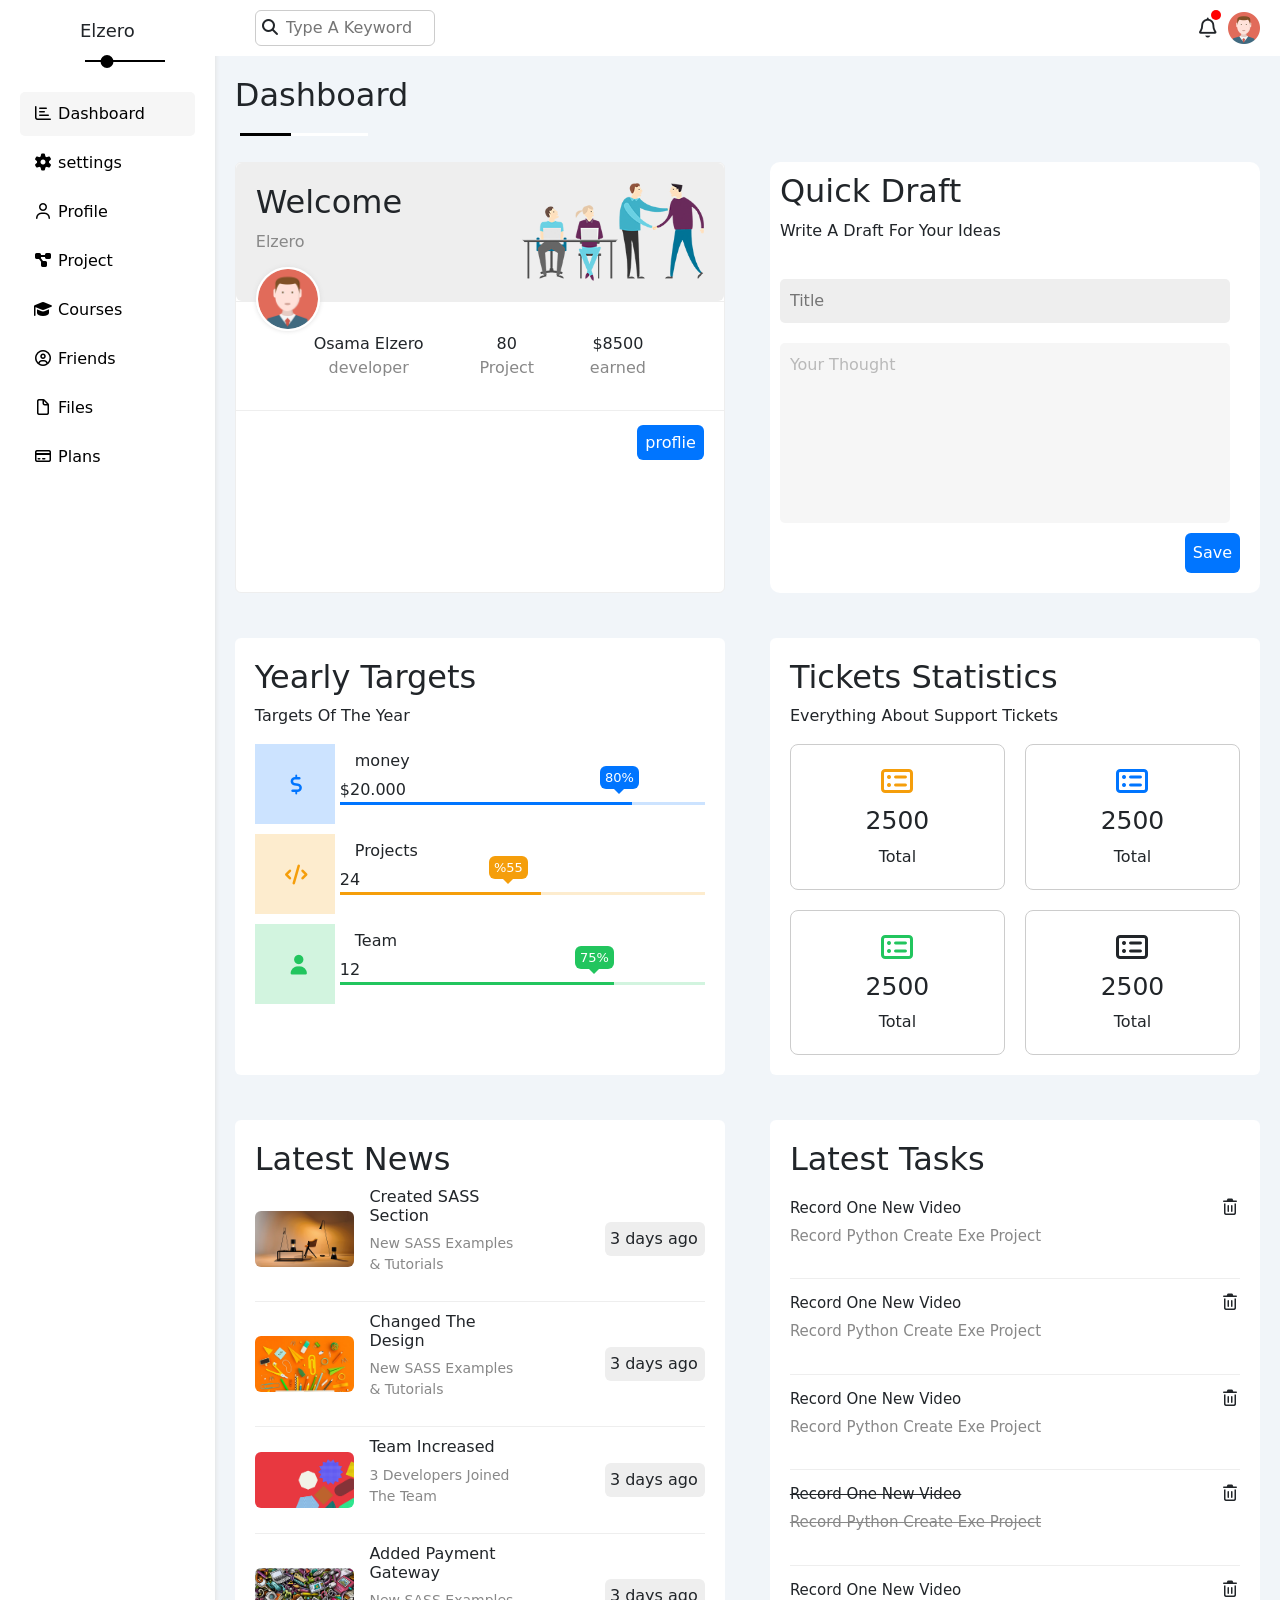
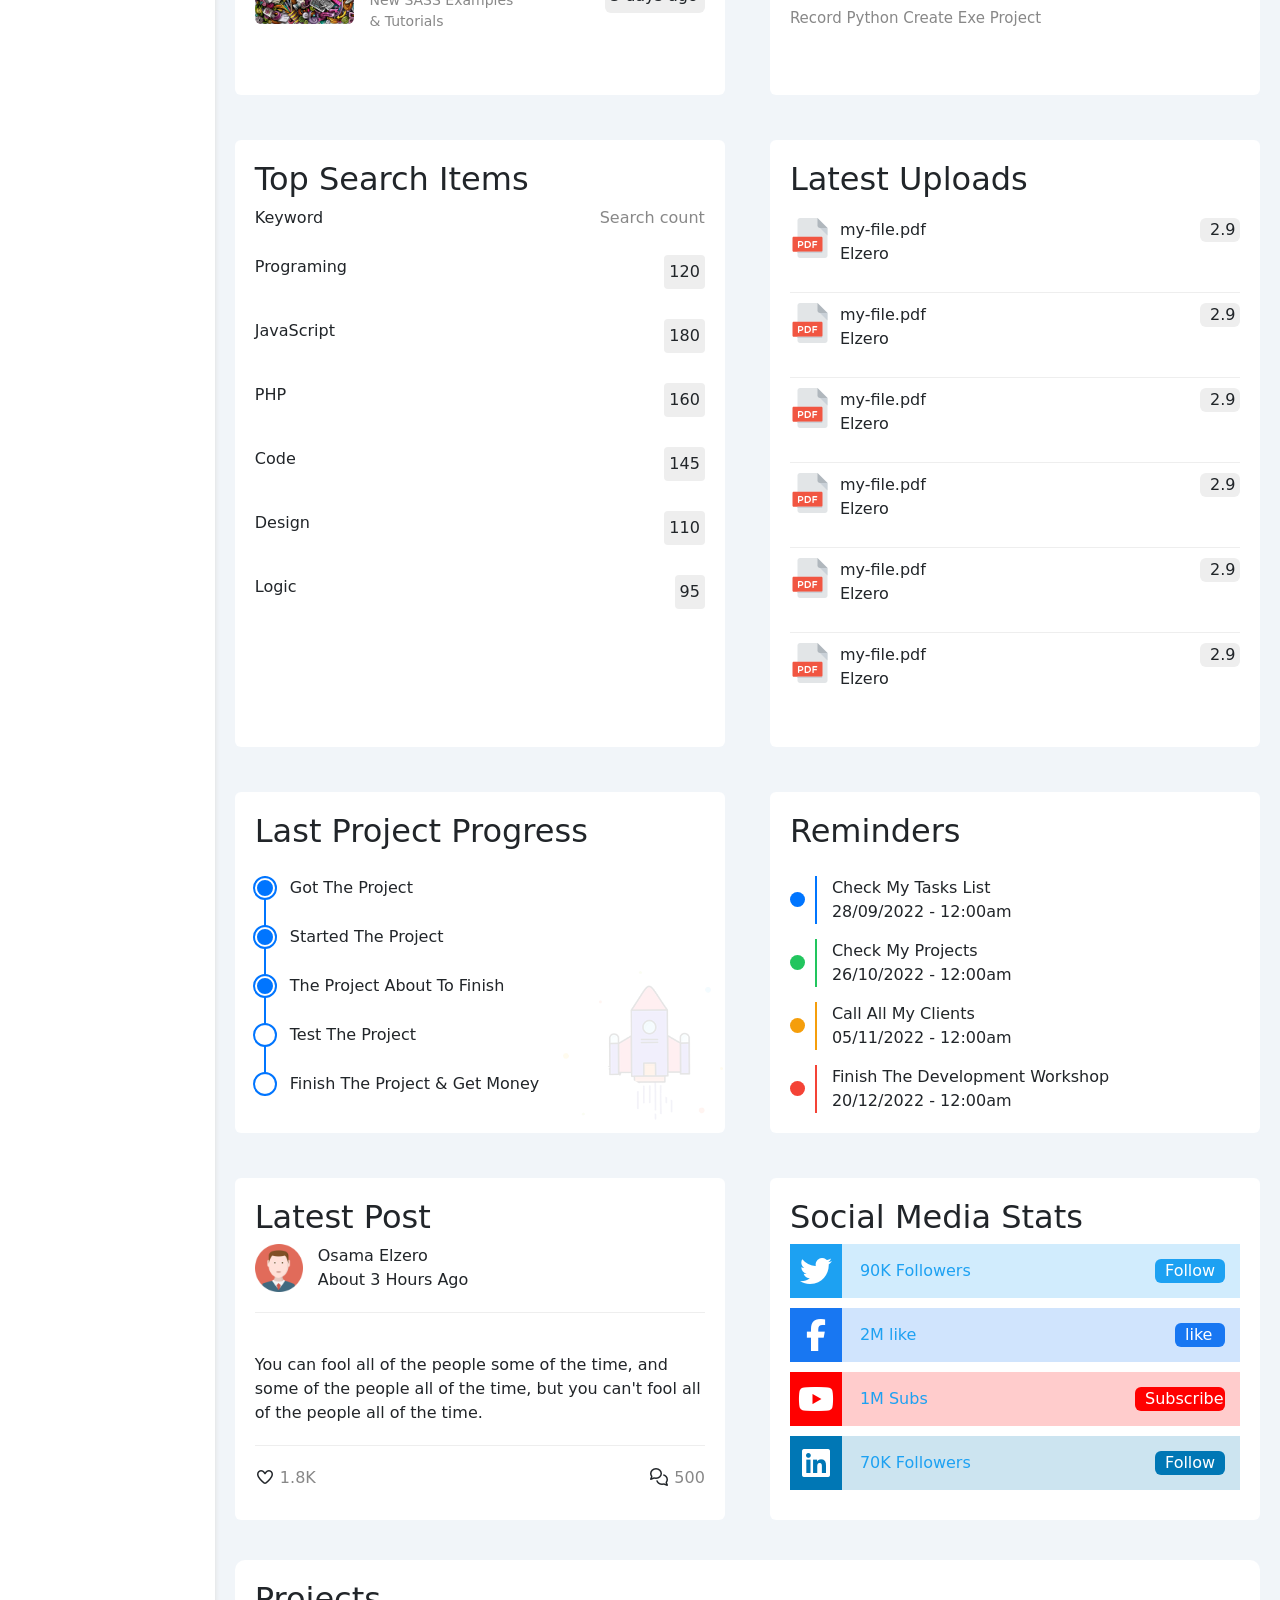
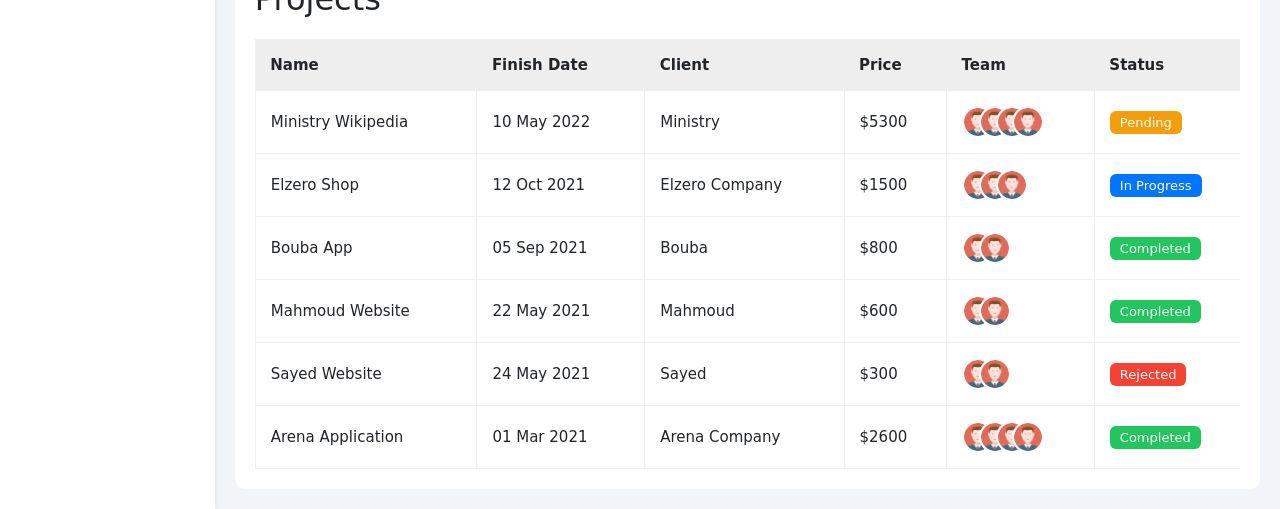
<file: index.html>
<!DOCTYPE html>
<html lang="en">
<head>
    <link rel="stylesheet" href="css/bootstrap.min.css">
    <link rel="stylesheet" href="css/all.min.css">
    <link rel="stylesheet" href="css/framework.css">
    <link rel="stylesheet" href="css/style.css">
    <title>Document</title>
</head>
<body>
    <div class="page">
        <div class="side-page  p-20">
            <h3 class="tx-center p-relative">Elzero</h3>
            <ul class="">
                <li class="bgb-eee"><a class="active" href="">
                    <i class="fa-regular fa-chart-bar fa-fw"></i>
                    <span>Dashboard</span>
                </a></li>
                <li><a href="setting.html">
                    <i class="fa-solid fa-gear fa-fw"></i>
                    <span>settings</span>
                </a></li>
                <li><a href="profile.html">
                    <i class="fa-regular fa-user fa-fw"></i>
                    <span>Profile</span>
                </a></li>
                <li><a href="project.html">
                    <i class="fa-solid fa-diagram-project fa-fw"></i>
                    <span>Project</span>
                </a></li>
                <li><a href="courses.html">
                    <i class="fa-solid fa-graduation-cap fa-fw"></i>
                    <span>Courses</span>
                </a></li>
                <li><a href="friends.html">
                    <i class="fa-regular fa-circle-user fa-fw"></i>
                    <span>Friends</span>
                </a></li>
                <li><a href="files.html">
                    <i class="fa-regular fa-file fa-fw"></i>
                    <span>Files</span>
                </a></li>
                <li><a href="plans.html">
                    <i class="fa-regular fa-credit-card fa-fw"></i>
                    <span>Plans</span>
                </a></li>
            </ul>
        </div>
        <div class="content ">
            <div class="head">
                <div class="search p-relative">
                    <i class="fa-solid fa-magnifying-glass"></i>
                <input   type="search" placeholder="Type A Keyword">
                </div>
                <div class="image">
                    <span>
                    <i class="p-relative fa-regular fa-bell fa-lg"></i>
                    </span>
                    <img src="photos/avatar.png" alt="">
                </div>
            </div>
            <h1 class="dash p-relative p-20">Dashboard</h1>
            <div class="boxes">
                <div class="box welcome">
                    <div class="intro1">
                        <div class="text">
                            <h2>Welcome</h2>
                            <p>Elzero</p>
                        </div>
                        <img src="photos/welcome.png" alt="">
                        <img src="photos/avatar.png" class="avatar" alt="">
                    </div>
                    <div class="body">
                        <div>Osama Elzero
                            <span>developer</span>
                        </div>
                        <div>80
                            <span>Project</span>
                        </div>
                        <div>$8500
                            <span>earned</span>
                        </div>
                    </div>
                    <div class="form1"><a href="">proflie</a></div>
                    
                </div>
                <div class="box form">
                    <h2>Quick Draft</h2>
                    <p>Write A Draft For Your Ideas</p>
                    <div class="div inputs">
                        <input class="text" type="text" placeholder="Title">
                        <textarea   class="placeholder"  placeholder="Your Thought"></textarea>
                        <input class="save " type="submit" value="Save">
                    </div>

                </div>
                <div class="box targets">
                    <h2>Yearly Targets</h2>
                    <p>Targets Of The Year</p>
                    <div class="money">
                        <div class="icon">
                            <i class="fa-solid fa-dollar-sign fa-lg c-blue"></i>
                        </div>
                        <div class="details">
                            <span class="text">money</span>
                            <span>$20.000</span>
                            <div class="per">
                                <span></span>
                            <span>80%</span>
                            </div>
                        </div>
                    </div>
                    <div class="Projects">
                        <div class="icon">
                           <i class="fa-solid fa-code fa-lg c-orange"></i>
                        </div>
                        <div class="details">
                            <span class="text">Projects</span>
                            <span>24</span>
                            <div class="per">
                                <span></span>
                            <span>%55</span>
                            </div>
                        </div>
                    </div>
                    <div class="Team">
                        <div class="icon">
                            <i class="fa-solid fa-user fa-lg c-green"></i>
                        </div>
                        <div class="details">
                            <span class="text">Team</span>
                            <span>12</span>
                            <div class="per">
                                <span></span>
                            <span>75%</span>
                            </div>
                        </div>
                    </div>
                </div>
                <div class="box tickets">
                    <h2>Tickets Statistics</h2>
                    <p>Everything About Support Tickets</p>
                    <div class="stats">
                    <div class="stat ">
                        <i class="fa-regular fa-rectangle-list fa-2x mb-10 col-orange"></i>
                        <span>2500</span>
                        Total
                    </div>
                    <div class="stat">
                        <i class="fa-regular fa-rectangle-list fa-2x mb-10 col-blue"></i>
                        <span>2500</span>
                        Total
                    </div>
                    <div class="stat">
                        <i class="fa-regular fa-rectangle-list fa-2x col-green"></i>
                        <span>2500</span>
                        Total
                    </div>
                    <div class="stat">
                        <i class="fa-regular fa-rectangle-list fa-2x mb-10 col-red"></i>
                        <span>2500</span>
                        Total
                    </div>
                    </div>
                </div>
                <div class="box news">
                    <h2>Latest News</h2>
                    <div class="sass">
                        <img src="photos/news-01.png" alt="">
                        <div class="info">
                            <h3>Created SASS Section</h3>
                            <p>New SASS Examples & Tutorials</p>
                            </div>
                            <div class="label">3 days ago</div>
                        
                    </div>
                    <div class="sass">
                        <img src="photos/news-02.png" alt="">
                        <div class="info">
                            <h3>Changed The Design</h3>
                            <p>New SASS Examples & Tutorials</p></div>
                            <div class="label">3 days ago</div>
                        
                    </div>
                    <div class="sass">
                        <img src="photos/news-03.png" alt="">
                        <div class="info">
                            <h3>Team Increased</h3>
                            <p>3 Developers Joined The Team</p></div>
                            <div class="label">3 days ago</div>

                        
                    </div>
                    <div class="sass">
                        <img src="photos/news-04.png" alt="">
                        <div class="info">
                            <h3>Added Payment Gateway</h3>
                            <p>New SASS Examples & Tutorials</p>
                            </div>
                            <div class="label">3 days ago</div>
                        
                    </div>
                </div>
                <div class="box tasks">
                    <h2>Latest Tasks</h2>
                    <div class="task">
                        <div class="tex">
                        <h3>Record One New Video</h3>
                        <p>Record Python Create Exe Project</p>
                        </div>
                            <i class="fa-regular fa-trash-can delete"></i>
                    </div>
                    <div class="task">
                        <div class="tex">
                        <h3>Record One New Video</h3>
                        <p>Record Python Create Exe Project</p>
                        </div>
                            <i class="fa-regular fa-trash-can delete"></i>
                    </div>
                    <div class="task">
                        <div class="tex">
                        <h3>Record One New Video</h3>
                        <p>Record Python Create Exe Project</p>
                        </div>
                            <i class="fa-regular fa-trash-can delete"></i>
                    </div>
                    <div class="task">
                        <div class="tex">
                        <h3 class="deco">Record One New Video</h3>
                        <p class="dec">Record Python Create Exe Project</p>
                        </div>
                            <i class="fa-regular fa-trash-can delete"></i>
                    </div>
                    <div class="task">
                        <div class="tex">
                        <h3>Record One New Video</h3>
                        <p>Record Python Create Exe Project</p>
                        </div>
                            <i class="fa-regular fa-trash-can delete"></i>
                    </div>
                 
                    
                </div>
                <div class="box items">
                    <h2>Top Search Items</h2>
                    <div class="key">
                        <div class="keyword">Keyword</div>
                        <div class="search">Search count</div>
                    </div>
                    <div class="prog">
                        <div class="program">Programing</div>
                        <div class="num">120
                            
                        </div>
                    </div>
                    <div class="prog">
                        <div class="program">JavaScript</div>
                        <div class="num">180

                        </div>
                    </div>
                    <div class="prog">
                        <div class="program">PHP</div>
                        <div class="num">160

                        </div>
                    </div>
                    <div class="prog">
                        <div class="program">Code</div>
                        <div class="num">145

                        </div>
                    </div>
                    <div class="prog">
                        <div class="program">Design</div>
                        <div class="num">110

                        </div>
                    </div>
                    <div class="prog">
                        <div class="program">Logic</div>
                        <div class="num">95

                        </div>
                    </div>
                </div>
                <div class="latest">
                    <h2>Latest Uploads</h2>
                    <div class="big">
                    <div class="pdf">
                        <img src="photos/pdf.svg" alt="">
                        <div class="t">
                        <span>my-file.pdf</span>
                        <p>Elzero</p>
                        </div>
                    </div>
                    <div class="mb">
                        2.9
                    </div>
                    </div>
                    <div class="big">
                    <div class="pdf">
                        <img src="photos/pdf.svg" alt="">
                        <div class="t">
                        <span>my-file.pdf</span>
                        <p>Elzero</p>
                        </div>
                    </div>
                    <div class="mb">
                        2.9
                    </div>
                    </div>
                    <div class="big">
                    <div class="pdf">
                        <img src="photos/pdf.svg" alt="">
                        <div class="t">
                        <span>my-file.pdf</span>
                        <p>Elzero</p>
                        </div>
                    </div>
                    <div class="mb">
                        2.9
                    </div>
                    </div>
                    <div class="big">
                    <div class="pdf">
                        <img src="photos/pdf.svg" alt="">
                        <div class="t">
                        <span>my-file.pdf</span>
                        <p>Elzero</p>
                        </div>
                    </div>
                    <div class="mb">
                        2.9
                    </div>
                    </div>
                    <div class="big">
                    <div class="pdf">
                        <img src="photos/pdf.svg" alt="">
                        <div class="t">
                        <span>my-file.pdf</span>
                        <p>Elzero</p>
                        </div>
                    </div>
                    <div class="mb">
                        2.9
                    </div>
                    </div>
                    <div class="big">
                    <div class="pdf">
                        <img src="photos/pdf.svg" alt="">
                        <div class="t">
                        <span>my-file.pdf</span>
                        <p>Elzero</p>
                        </div>
                    </div>
                    <div class="mb">
                        2.9
                    </div>
                    </div>
                </div>
                <div class="last p-relative">
                    <h2>Last Project Progress</h2>
                    <div class="list">
                        <ul class="p-relative">
                            <li class="done">Got The Project
</li>
                            <li class="done">Started The Project</li>
                            <li class="done">The Project About To Finish</li>
                            <li class="current">Test The Project
</li>
                            <li>Finish The Project & Get Money</li>
                        </ul>
                        <img src="photos/project.png" alt="">
                    </div>
                </div>
                <div class="reminders">
                    <h2>Reminders</h2>
                    <ul>
                        <li>
                            <span class="blu"></span>
                            <div class="bord b">
                                <p>
Check My Tasks List</p>
                                <span>28/09/2022 - 12:00am</span>
                            </div>
                        </li>
                        <li>
                            <span class="gr"></span>
                            <div class="bord g">
                                <p>Check My Projects</p>
                                <span>26/10/2022 - 12:00am
</span>
                            </div>
                        </li>
                        <li>
                            <span class="or"></span>
                            <div class="bord o">
                                <p>Call All My Clients</p>
                                <span>05/11/2022 - 12:00am
</span>
                            </div>
                        </li>
                        <li>
                            <span class="re"></span>
                            <div class="bord r">
                                <p>Finish The Development Workshop</p>
                                <span>20/12/2022 - 12:00am</span>
                            </div>
                        </li>
                   
                        </li>
                    </ul>
                </div>
                <div class="post">
                    <h2>Latest Post
</h2>
<div class="top">
    <img src="photos/avatar.png" alt="">
    <div class="in">
        <span>Osama Elzero</span>
        <span>About 3 Hours Ago</span>
    </div>
</div>
<div class="post-content">
    You can fool all of the people some of the time, and some of the people all of the time, but you can't fool all of the people all of the time.
</div>
<div class="post-stats">
    <div>
        <i class="fa-regular fa-heart"></i>
        <span>1.8K</span>
    </div>
    <div>
        <i class="fa-regular fa-comments"></i>
        <span>500</span>
    </div>
</div>
                </div>
                <div class="social-media">
                    <h2>Social Media Stats</h2>
                    <div class="twitter p-relative">
                        <i class="fa-brands fa-twitter fa-2x c-white h-full center-flex"></i>
                        <span>90K Followers</span>
                        <a href="Follow">Follow</a>
                    </div>
                    <div class="facebook p-relative">
                        <i class="fa-brands fa-facebook-f fa-2x c-white h-full center-flex"></i>
                        <span>2M like</span>
                        <a href="">like</a>
                    </div>
                    <div class="youtube p-relative">
                        <i class="fa-brands fa-youtube fa-2x c-white h-full center-flex"></i>
                        <span>1M Subs</span>
                        <a href="">Subscribe</a>
                    </div>
                    <div class="linkedin p-relative">
                        <i class="fa-brands fa-linkedin fa-2x c-white h-full center-flex"></i>
                        <span>70K Followers</span>
                        <a href="">Follow</a>
                    </div>
                </div>
            </div>
            <!-- end boxes -->
            <!-- start  table -->
             <div class="grid-1">
            <div class="projects">
               <h2>Projects</h2>
               <div class="responsive-table">
                   <table>
                       <thead>
                           <tr> 
                               <td>Name</td>
                               <td>Finish Date</td>
                               <td>Client</td>
                               <td>Price</td>
                               <td>Team</td>
                               <td>Status</td>
                           </tr>
                       </thead>
                       <tbody>
                           <tr>
             <td>Ministry Wikipedia</td>
             <td>10 May 2022</td>
             <td>Ministry</td>
             <td>$5300</td>
             <td>
               <img src="photos/avatar.png" alt="">
               <img src="photos/avatar.png" alt="">
               <img src="photos/avatar.png" alt="">
               <img src="photos/avatar.png" alt="">
             </td>
             <td>
               <span class="label btn-shape bg-orange c-white">Pending</span>
             </td>
           </tr>
           <tr>
             <td>Elzero Shop</td>
             <td>12 Oct 2021</td>
             <td>Elzero Company</td>
             <td>$1500</td>
             <td>
               <img src="photos/avatar.png" alt="">
               <img src="photos/avatar.png" alt="">
               <img src="photos/avatar.png" alt="">
             </td>
             <td><span class="label btn-shape bg-blue c-white">In Progress</span></td>
           </tr>
           <tr>
             <td>Bouba App</td>
             <td>05 Sep 2021</td>
             <td>Bouba</td>
             <td>$800</td>
             <td>
               <img src="photos/avatar.png" alt="">
               <img src="photos/avatar.png" alt="">
             </td>
             <td><span class="label btn-shape bg-green c-white">Completed</span></td>
           </tr>
           <tr>
             <td>Mahmoud Website</td>
             <td>22 May 2021</td>
             <td>Mahmoud</td>
             <td>$600</td>
             <td>
               <img src="photos/avatar.png" alt="">
               <img src="photos/avatar.png" alt="">
             </td>
             <td><span class="label btn-shape bg-green c-white">Completed</span></td>
           </tr>
           <tr>
             <td>Sayed Website</td>
             <td>24 May 2021</td>
             <td>Sayed</td>
             <td>$300</td>
             <td>
               <img src="photos/avatar.png" alt="">
               <img src="photos/avatar.png" alt="">
             </td>
             <td><span class="label btn-shape bg-red c-white">Rejected</span></td>
           </tr>
           <tr>
             <td>Arena Application</td>
             <td>01 Mar 2021</td>
             <td>Arena Company</td>
             <td>$2600</td>
             <td>
               <img src="photos/avatar.png" alt="">
               <img src="photos/avatar.png" alt="">
               <img src="photos/avatar.png" alt="">
               <img src="photos/avatar.png" alt="">
             </td>
             <td><span class="label btn-shape bg-green c-white">Completed</span></td>
           </tr>
                       </tbody>
                   </table>
               </div>
            </div>
            </div>
                <!-- end table -->
            

        </div>
    </div>
   
</body>
</html>
</file>
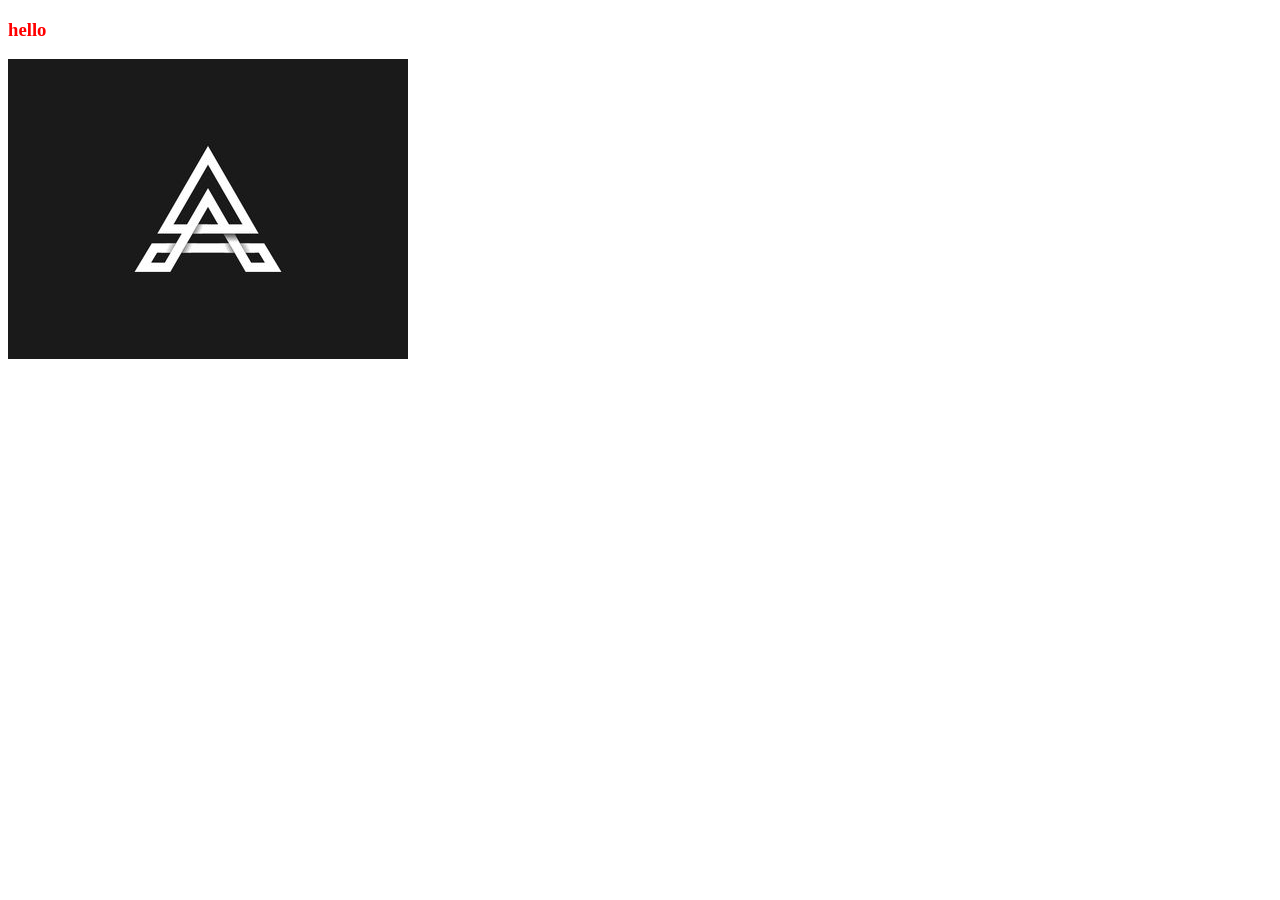
<file: css/index.html>
<!DOCTYPE html>
<html lang="en">
<head>
    <meta charset="UTF-8">
    <meta name="viewport" content="width=device-width, initial-scale=1.0">
    <link rel="stylesheet" href="style.css">
    <title>Document</title>
</head>
<body>
    





    <div>
        <h3 class="mjk" id="mo">hello</h3>
        <img src="../photos/course-01.jpg" alt="">
    </div>
</body>
</html>
</file>
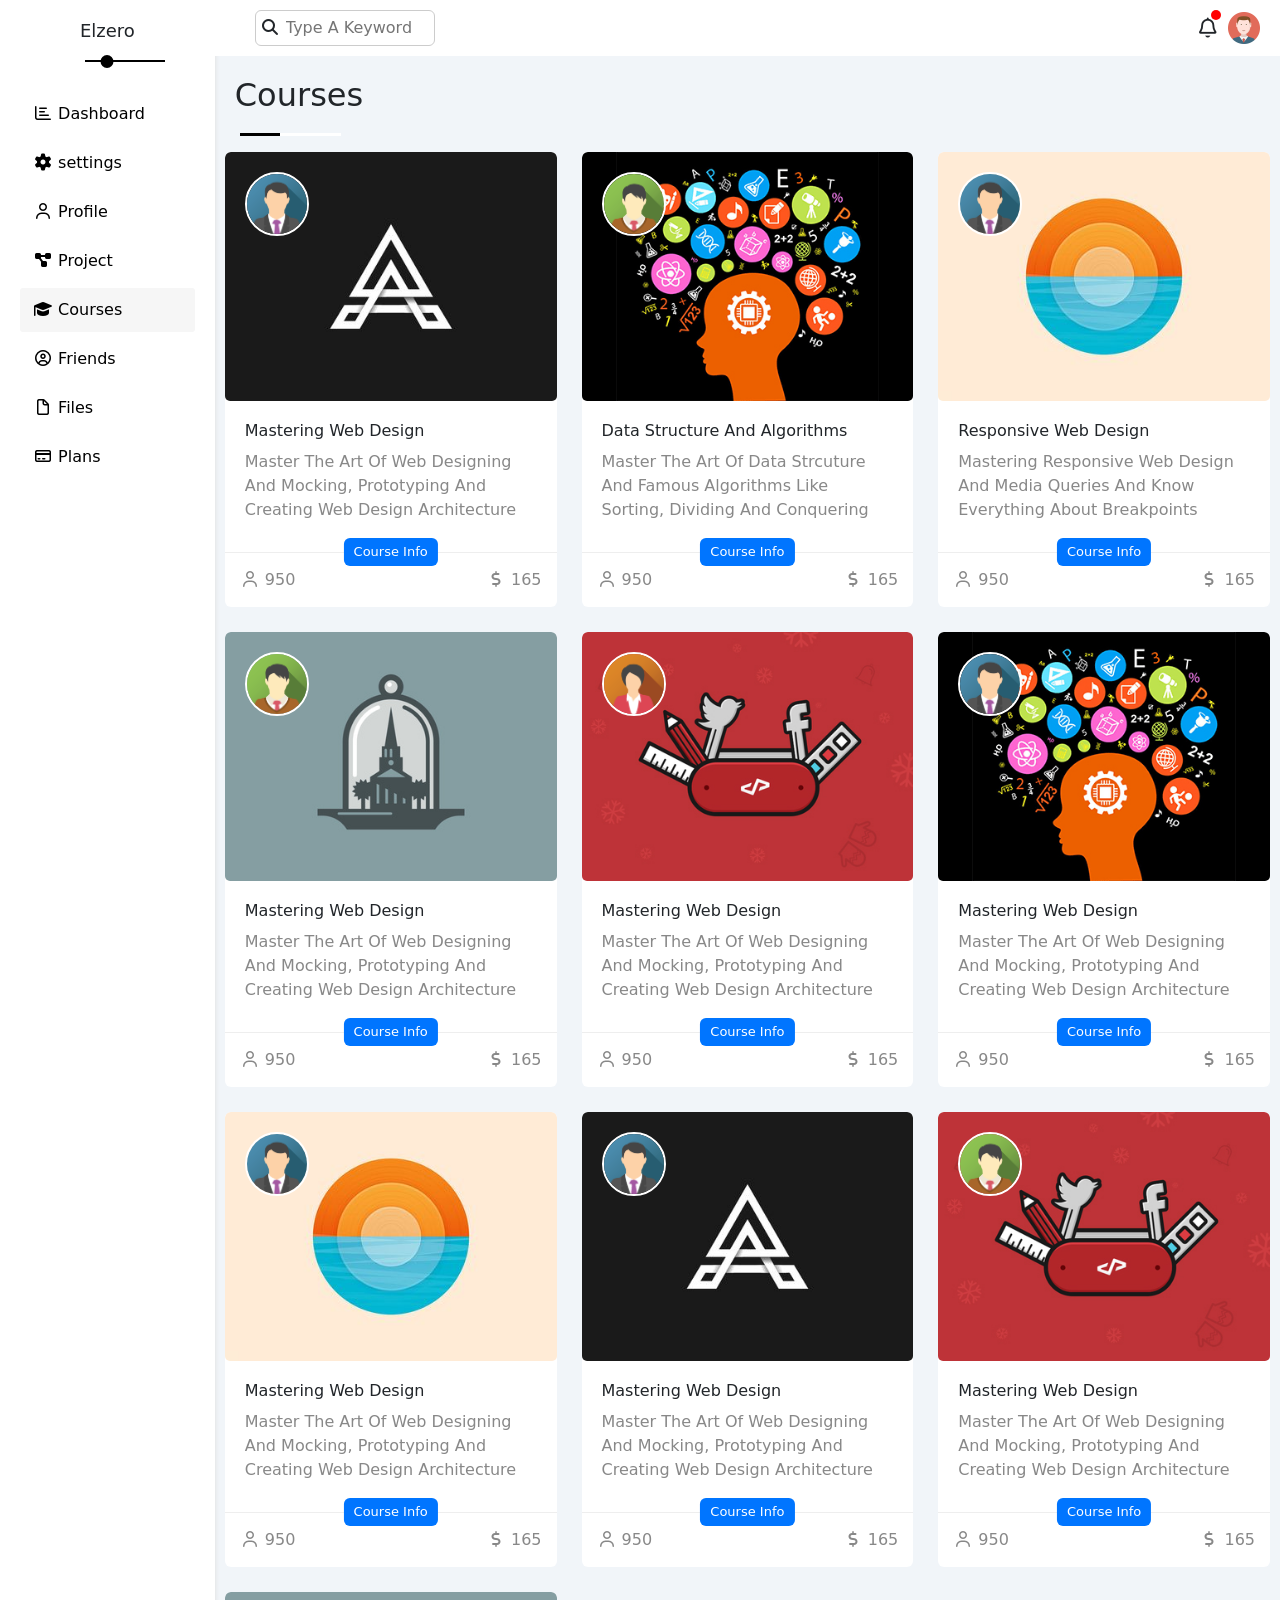
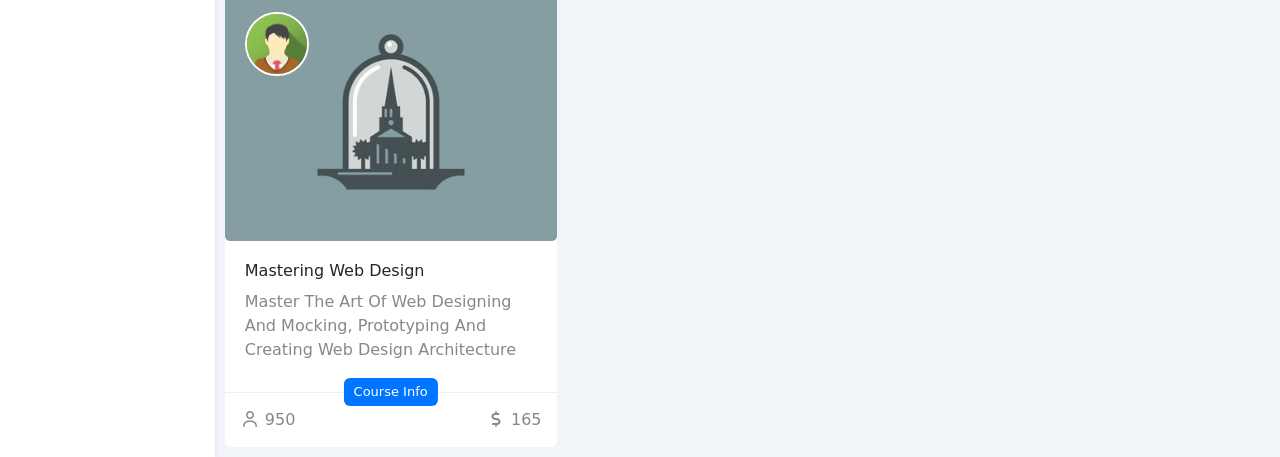
<file: courses.html>
<!DOCTYPE html>
<html lang="en">
<head>
    <link rel="stylesheet" href="css/bootstrap.min.css">
    <link rel="stylesheet" href="css/all.min.css">
    <link rel="stylesheet" href="css/framework.css">
    <link rel="stylesheet" href="css/style.css">
    <title>Document</title>
</head>
<body>
    <div class="page">
        <div class="side-page  p-20">
            <h3 class="tx-center p-relative">Elzero</h3>
            <ul class="">
                <li><a class="active" href="">
                    <i class="fa-regular fa-chart-bar fa-fw"></i>
                    <span>Dashboard</span>
                </a></li>
                <li><a href="setting.html">
                    <i class="fa-solid fa-gear fa-fw"></i>
                    <span>settings</span>
                </a></li>
                <li><a href="profile.html">
                    <i class="fa-regular fa-user fa-fw"></i>
                    <span>Profile</span>
                </a></li>
                <li><a href="project.html">
                    <i class="fa-solid fa-diagram-project fa-fw"></i>
                    <span>Project</span>
                </a></li>
                <li class="bgb-eee"><a href="courses.html">
                    <i class="fa-solid fa-graduation-cap fa-fw"></i>
                    <span>Courses</span>
                </a></li>
                <li><a href="friends.html">
                    <i class="fa-regular fa-circle-user fa-fw"></i>
                    <span>Friends</span>
                </a></li>
                <li><a href="files.html">
                    <i class="fa-regular fa-file fa-fw"></i>
                    <span>Files</span>
                </a></li>
                <li><a href="">
                    <i class="fa-regular fa-credit-card fa-fw"></i>
                    <span>Plans</span>
                </a></li>
            </ul>
        </div>
        <div class="content ">
            <div class="head">
                <div class="search p-relative">
                    <i class="fa-solid fa-magnifying-glass"></i>
                <input   type="search" placeholder="Type A Keyword">
                </div>
                <div class="image">
                    <span>
                    <i class="p-relative fa-regular fa-bell fa-lg"></i>
                    </span>
                    <img src="photos/avatar.png" alt="">
                </div>
            </div>
            <h1 class="dash p-relative p-20">Courses</h1>
            <div class="boxes-courses">
                <div class="f-box">
                    <img class="pos" src="photos/team-01 (1).png" alt="">
<img src="photos/course-01.jpg" alt="" >
<div class="p-20">
    <h4 class="m-10 fs-16">Mastering Web Design</h4>
    <p class="fc-p my-10">Master The Art Of Web Designing And Mocking, Prototyping And Creating Web Design Architecture</p>
</div>
<div class="box-inf">
    <span class="title bg-blue c-white btn-shape">Course Info</span>
        <span class="fc-p">
        <i class="fa-regular fa-user"></i>
        950
        </span>
        <span class="fc-p">
        <i class="fa-solid fa-dollar-sign"></i>
        165
        </span>


</div>
     </div>
                <div class="f-box">
                    <img class="pos" src="photos/team-03.png" alt="">
<img src="photos/course-02.jpg" alt="" >
<div class="p-20">
    <h4 class="m-10 fs-16">Data Structure And Algorithms</h4>
    <p class="fc-p my-10">Master The Art Of Data Strcuture And Famous Algorithms Like Sorting, Dividing And Conquering</p>
</div>
<div class="box-inf">
    <span class="title bg-blue c-white btn-shape">Course Info</span>
        <span class="fc-p">
        <i class="fa-regular fa-user"></i>
        950
        </span>
        <span class="fc-p">
        <i class="fa-solid fa-dollar-sign"></i>
        165
        </span>


</div>
     </div>
                <div class="f-box">
                    <img class="pos" src="photos/team-01 (1).png" alt="">
<img src="photos/course-03.jpg" alt="" >
<div class="p-20">
    <h4 class="m-10 fs-16">Responsive Web Design</h4>
    <p class="fc-p my-10">Mastering Responsive Web Design And Media Queries And Know Everything About Breakpoints</p>
</div>
<div class="box-inf">
    <span class="title bg-blue c-white btn-shape">Course Info</span>
        <span class="fc-p">
        <i class="fa-regular fa-user"></i>
        950
        </span>
        <span class="fc-p">
        <i class="fa-solid fa-dollar-sign"></i>
        165
        </span>


</div>
     </div>
                <div class="f-box">
                    <img class="pos" src="photos/team-03.png" alt="">
<img src="photos/course-04 (1).jpg" alt="" >
<div class="p-20">
    <h4 class="m-10 fs-16">Mastering Web Design</h4>
    <p class="fc-p my-10">Master The Art Of Web Designing And Mocking, Prototyping And Creating Web Design Architecture</p>
</div>
<div class="box-inf">
    <span class="title bg-blue c-white btn-shape">Course Info</span>
        <span class="fc-p">
        <i class="fa-regular fa-user"></i>
        950
        </span>
        <span class="fc-p">
        <i class="fa-solid fa-dollar-sign"></i>
        165
        </span>


</div>
     </div>
                <div class="f-box">
                    <img class="pos" src="photos/team-04.png" alt="">
<img src="photos/course-05 (1).jpg" alt="" >
<div class="p-20">
    <h4 class="m-10 fs-16">Mastering Web Design</h4>
    <p class="fc-p my-10">Master The Art Of Web Designing And Mocking, Prototyping And Creating Web Design Architecture</p>
</div>
<div class="box-inf">
    <span class="title bg-blue c-white btn-shape">Course Info</span>
        <span class="fc-p">
        <i class="fa-regular fa-user"></i>
        950
        </span>
        <span class="fc-p">
        <i class="fa-solid fa-dollar-sign"></i>
        165
        </span>


</div>
     </div>
                <div class="f-box">
                    <img class="pos" src="photos/team-01 (1).png" alt="">
<img src="photos/course-02.jpg" alt="" >
<div class="p-20">
    <h4 class="m-10 fs-16">Mastering Web Design</h4>
    <p class="fc-p my-10">Master The Art Of Web Designing And Mocking, Prototyping And Creating Web Design Architecture</p>
</div>
<div class="box-inf">
    <span class="title bg-blue c-white btn-shape">Course Info</span>
        <span class="fc-p">
        <i class="fa-regular fa-user"></i>
        950
        </span>
        <span class="fc-p">
        <i class="fa-solid fa-dollar-sign"></i>
        165
        </span>


</div>
     </div>
                <div class="f-box">
                    <img class="pos" src="photos/team-01 (1).png" alt="">
<img src="photos/course-03.jpg" alt="" >
<div class="p-20">
    <h4 class="m-10 fs-16">Mastering Web Design</h4>
    <p class="fc-p my-10">Master The Art Of Web Designing And Mocking, Prototyping And Creating Web Design Architecture</p>
</div>
<div class="box-inf">
    <span class="title bg-blue c-white btn-shape">Course Info</span>
        <span class="fc-p">
        <i class="fa-regular fa-user"></i>
        950
        </span>
        <span class="fc-p">
        <i class="fa-solid fa-dollar-sign"></i>
        165
        </span>


</div>
     </div>
                <div class="f-box">
                    <img class="pos" src="photos/team-01 (1).png" alt="">
<img src="photos/course-01.jpg" alt="" >
<div class="p-20">
    <h4 class="m-10 fs-16">Mastering Web Design</h4>
    <p class="fc-p my-10">Master The Art Of Web Designing And Mocking, Prototyping And Creating Web Design Architecture</p>
</div>
<div class="box-inf">
    <span class="title bg-blue c-white btn-shape">Course Info</span>
        <span class="fc-p">
        <i class="fa-regular fa-user"></i>
        950
        </span>
        <span class="fc-p">
        <i class="fa-solid fa-dollar-sign"></i>
        165
        </span>


</div>
     </div>
                <div class="f-box">
                    <img class="pos" src="photos/team-03.png" alt="">
<img src="photos/course-05.jpg" alt="" >
<div class="p-20">
    <h4 class="m-10 fs-16">Mastering Web Design</h4>
    <p class="fc-p my-10">Master The Art Of Web Designing And Mocking, Prototyping And Creating Web Design Architecture</p>
</div>
<div class="box-inf">
    <span class="title bg-blue c-white btn-shape">Course Info</span>
        <span class="fc-p">
        <i class="fa-regular fa-user"></i>
        950
        </span>
        <span class="fc-p">
        <i class="fa-solid fa-dollar-sign"></i>
        165
        </span>


</div>
     </div>
                <div class="f-box">
                    <img class="pos" src="photos/team-03.png" alt="">
<img src="photos/course-04 (1).jpg" alt="" >
<div class="p-20">
    <h4 class="m-10 fs-16">Mastering Web Design</h4>
    <p class="fc-p my-10">Master The Art Of Web Designing And Mocking, Prototyping And Creating Web Design Architecture</p>
</div>
<div class="box-inf">
    <span class="title bg-blue c-white btn-shape">Course Info</span>
        <span class="fc-p">
        <i class="fa-regular fa-user"></i>
        950
        </span>
        <span class="fc-p">
        <i class="fa-solid fa-dollar-sign"></i>
        165
        </span>


</div>
     </div>
            </div>
            </div>
            </div>
        </body>
        </html>
</file>
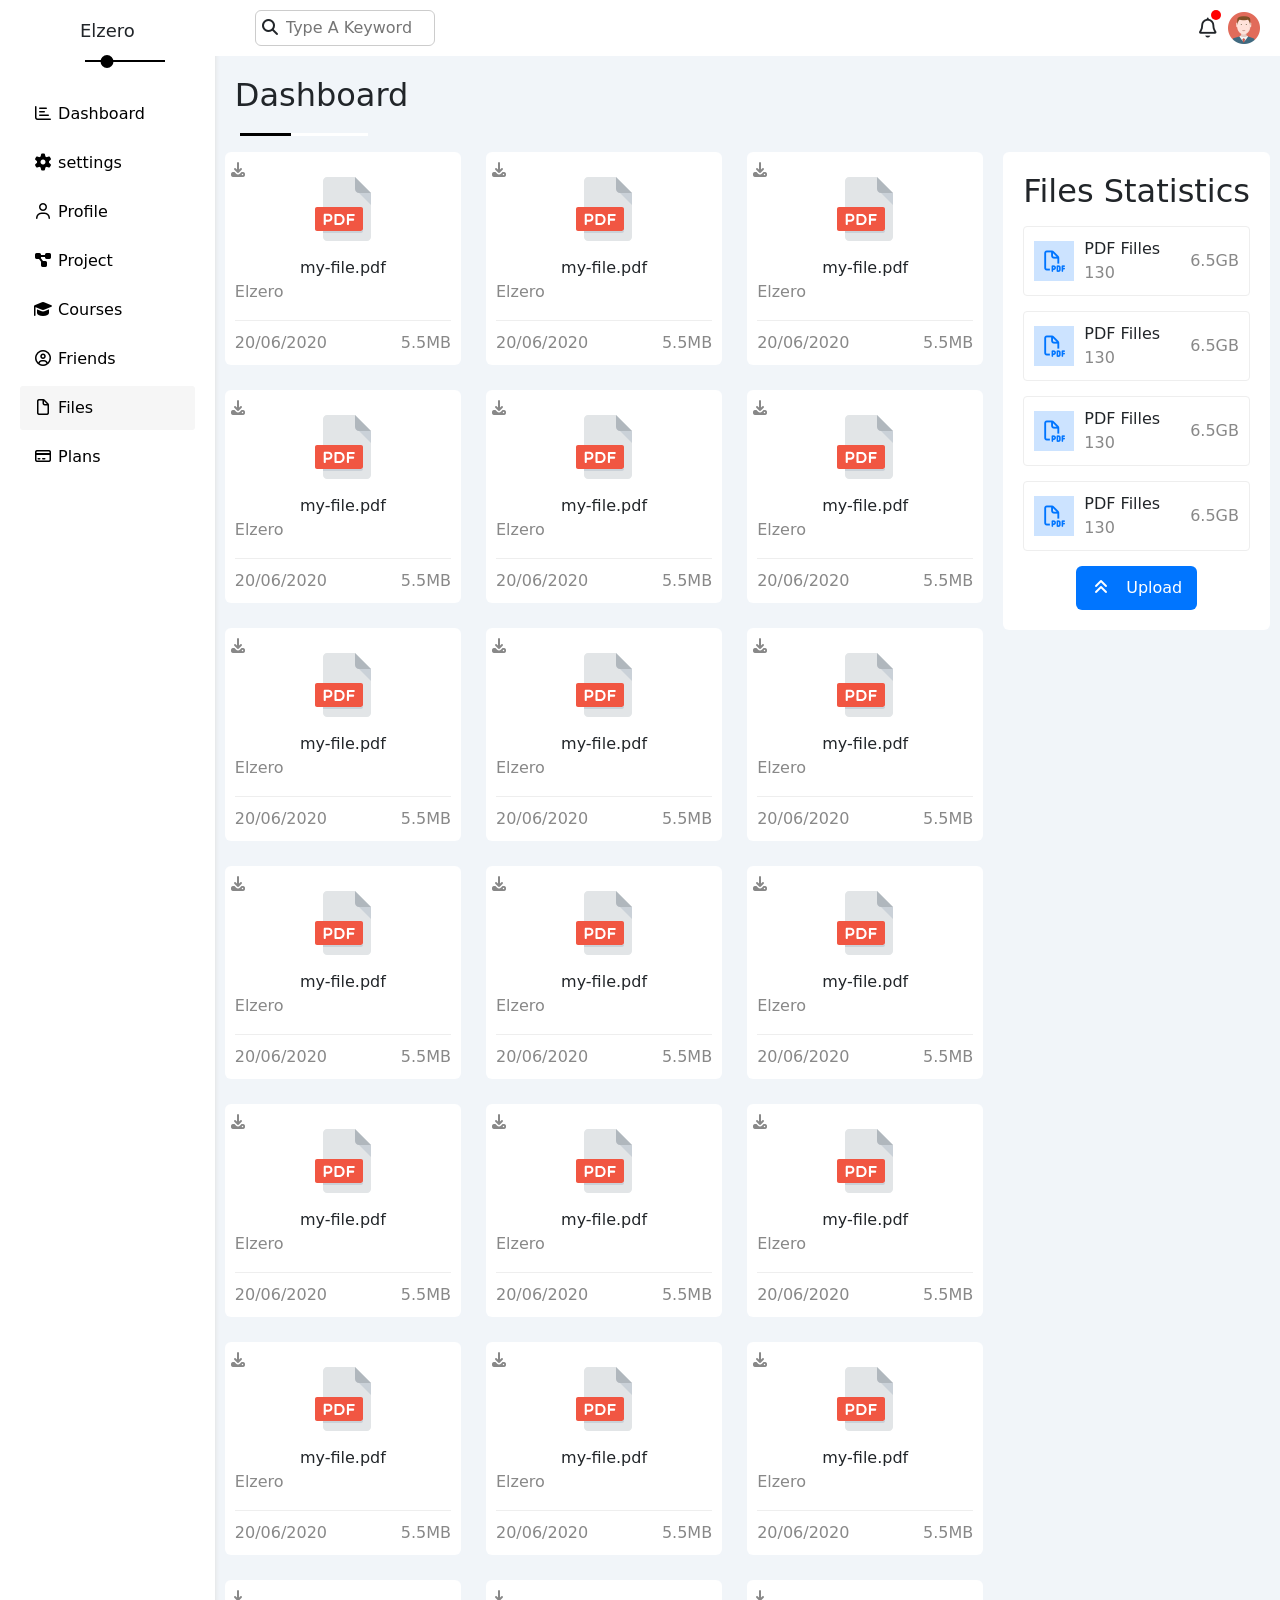
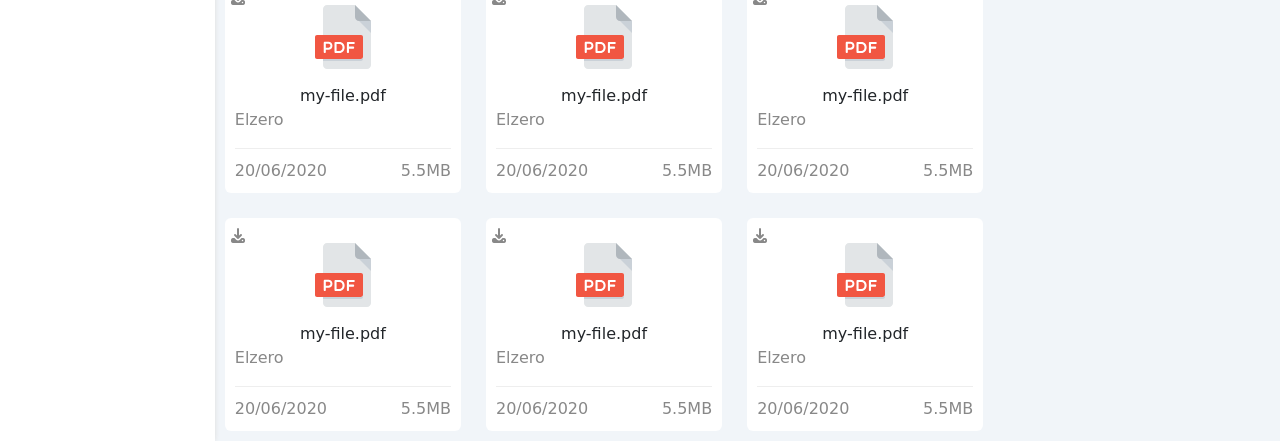
<file: files.html>
<!DOCTYPE html>
<html lang="en">
<head>
    <link rel="stylesheet" href="css/bootstrap.min.css">
    <link rel="stylesheet" href="css/all.min.css">
    <link rel="stylesheet" href="css/framework.css">
    <link rel="stylesheet" href="css/style.css">
    <title>Document</title>
</head>
<body>
    <div class="page">
        <div class="side-page  p-20">
            <h3 class="tx-center p-relative">Elzero</h3>
            <ul class="">
                <li ><a class="active" href="">
                    <i class="fa-regular fa-chart-bar fa-fw"></i>
                    <span>Dashboard</span>
                </a></li>
                <li><a href="setting.html">
                    <i class="fa-solid fa-gear fa-fw"></i>
                    <span>settings</span>
                </a></li>
                <li><a href="profile.html">
                    <i class="fa-regular fa-user fa-fw"></i>
                    <span>Profile</span>
                </a></li>
                <li><a href="project.html">
                    <i class="fa-solid fa-diagram-project fa-fw"></i>
                    <span>Project</span>
                </a></li>
                <li><a href="courses.html">
                    <i class="fa-solid fa-graduation-cap fa-fw"></i>
                    <span>Courses</span>
                </a></li>
                <li><a href="friends.html">
                    <i class="fa-regular fa-circle-user fa-fw"></i>
                    <span>Friends</span>
                </a></li>
                <li class="bgb-eee"><a href="files.html">
                    <i class="fa-regular fa-file fa-fw"></i>
                    <span>Files</span>
                </a></li>
                <li><a href="">
                    <i class="fa-regular fa-credit-card fa-fw"></i>
                    <span>Plans</span>
                </a></li>
            </ul>
        </div>
        <div class="content ">
            <div class="head">
                <div class="search p-relative">
                    <i class="fa-solid fa-magnifying-glass"></i>
                <input   type="search" placeholder="Type A Keyword">
                </div>
                <div class="image">
                    <span>
                    <i class="p-relative fa-regular fa-bell fa-lg"></i>
                    </span>
                    <img src="photos/avatar.png" alt="">
                </div>
            </div>
            <h1 class="dash p-relative p-20">Dashboard</h1>
            <div class="big-box">
                <div class="boxes-filles">
                    <div class="box-fi">
                         <i class="fa-solid fa-download c-grey fc-p"></i>
                        <div class="filles-img">
                            <img src="photos/pdf.svg" alt="">
                        </div>
                        <div class="filles-text">my-file.pdf</div>
                        <p class="fc-p">Elzero</p>
                        <div class="filles-inf">
                            <span class="fc-p">20/06/2020</span>
                            <span class="fc-p">5.5MB</span>
                        </div>
                    </div>
                    <div class="box-fi">
                         <i class="fa-solid fa-download c-grey fc-p"></i>
                        <div class="filles-img">
                            <img src="photos/pdf.svg" alt="">
                        </div>
                        <div class="filles-text">my-file.pdf</div>
                        <p class="fc-p">Elzero</p>
                        <div class="filles-inf">
                            <span class="fc-p">20/06/2020</span>
                            <span class="fc-p">5.5MB</span>
                        </div>
                    </div>
                    <div class="box-fi">
                         <i class="fa-solid fa-download c-grey fc-p"></i>
                        <div class="filles-img">
                            <img src="photos/pdf.svg" alt="">
                        </div>
                        <div class="filles-text">my-file.pdf</div>
                        <p class="fc-p">Elzero</p>
                        <div class="filles-inf">
                            <span class="fc-p">20/06/2020</span>
                            <span class="fc-p">5.5MB</span>
                        </div>
                    </div>
                    <div class="box-fi">
                         <i class="fa-solid fa-download c-grey fc-p"></i>
                        <div class="filles-img">
                            <img src="photos/pdf.svg" alt="">
                        </div>
                        <div class="filles-text">my-file.pdf</div>
                        <p class="fc-p">Elzero</p>
                        <div class="filles-inf">
                            <span class="fc-p">20/06/2020</span>
                            <span class="fc-p">5.5MB</span>
                        </div>
                    </div>
                    <div class="box-fi">
                         <i class="fa-solid fa-download c-grey fc-p"></i>
                        <div class="filles-img">
                            <img src="photos/pdf.svg" alt="">
                        </div>
                        <div class="filles-text">my-file.pdf</div>
                        <p class="fc-p">Elzero</p>
                        <div class="filles-inf">
                            <span class="fc-p">20/06/2020</span>
                            <span class="fc-p">5.5MB</span>
                        </div>
                    </div>
                    <div class="box-fi">
                         <i class="fa-solid fa-download c-grey fc-p"></i>
                        <div class="filles-img">
                            <img src="photos/pdf.svg" alt="">
                        </div>
                        <div class="filles-text">my-file.pdf</div>
                        <p class="fc-p">Elzero</p>
                        <div class="filles-inf">
                            <span class="fc-p">20/06/2020</span>
                            <span class="fc-p">5.5MB</span>
                        </div>
                    </div>
                    <div class="box-fi">
                         <i class="fa-solid fa-download c-grey fc-p"></i>
                        <div class="filles-img">
                            <img src="photos/pdf.svg" alt="">
                        </div>
                        <div class="filles-text">my-file.pdf</div>
                        <p class="fc-p">Elzero</p>
                        <div class="filles-inf">
                            <span class="fc-p">20/06/2020</span>
                            <span class="fc-p">5.5MB</span>
                        </div>
                    </div>
                    <div class="box-fi">
                         <i class="fa-solid fa-download c-grey fc-p"></i>
                        <div class="filles-img">
                            <img src="photos/pdf.svg" alt="">
                        </div>
                        <div class="filles-text">my-file.pdf</div>
                        <p class="fc-p">Elzero</p>
                        <div class="filles-inf">
                            <span class="fc-p">20/06/2020</span>
                            <span class="fc-p">5.5MB</span>
                        </div>
                    </div>
                    <div class="box-fi">
                         <i class="fa-solid fa-download c-grey fc-p"></i>
                        <div class="filles-img">
                            <img src="photos/pdf.svg" alt="">
                        </div>
                        <div class="filles-text">my-file.pdf</div>
                        <p class="fc-p">Elzero</p>
                        <div class="filles-inf">
                            <span class="fc-p">20/06/2020</span>
                            <span class="fc-p">5.5MB</span>
                        </div>
                    </div>
                    <div class="box-fi">
                         <i class="fa-solid fa-download c-grey fc-p"></i>
                        <div class="filles-img">
                            <img src="photos/pdf.svg" alt="">
                        </div>
                        <div class="filles-text">my-file.pdf</div>
                        <p class="fc-p">Elzero</p>
                        <div class="filles-inf">
                            <span class="fc-p">20/06/2020</span>
                            <span class="fc-p">5.5MB</span>
                        </div>
                    </div>
                    <div class="box-fi">
                         <i class="fa-solid fa-download c-grey fc-p"></i>
                        <div class="filles-img">
                            <img src="photos/pdf.svg" alt="">
                        </div>
                        <div class="filles-text">my-file.pdf</div>
                        <p class="fc-p">Elzero</p>
                        <div class="filles-inf">
                            <span class="fc-p">20/06/2020</span>
                            <span class="fc-p">5.5MB</span>
                        </div>
                    </div>
                    <div class="box-fi">
                         <i class="fa-solid fa-download c-grey fc-p"></i>
                        <div class="filles-img">
                            <img src="photos/pdf.svg" alt="">
                        </div>
                        <div class="filles-text">my-file.pdf</div>
                        <p class="fc-p">Elzero</p>
                        <div class="filles-inf">
                            <span class="fc-p">20/06/2020</span>
                            <span class="fc-p">5.5MB</span>
                        </div>
                    </div>
                    <div class="box-fi">
                         <i class="fa-solid fa-download c-grey fc-p"></i>
                        <div class="filles-img">
                            <img src="photos/pdf.svg" alt="">
                        </div>
                        <div class="filles-text">my-file.pdf</div>
                        <p class="fc-p">Elzero</p>
                        <div class="filles-inf">
                            <span class="fc-p">20/06/2020</span>
                            <span class="fc-p">5.5MB</span>
                        </div>
                    </div>
                    <div class="box-fi">
                         <i class="fa-solid fa-download c-grey fc-p"></i>
                        <div class="filles-img">
                            <img src="photos/pdf.svg" alt="">
                        </div>
                        <div class="filles-text">my-file.pdf</div>
                        <p class="fc-p">Elzero</p>
                        <div class="filles-inf">
                            <span class="fc-p">20/06/2020</span>
                            <span class="fc-p">5.5MB</span>
                        </div>
                    </div>
                    <div class="box-fi">
                         <i class="fa-solid fa-download c-grey fc-p"></i>
                        <div class="filles-img">
                            <img src="photos/pdf.svg" alt="">
                        </div>
                        <div class="filles-text">my-file.pdf</div>
                        <p class="fc-p">Elzero</p>
                        <div class="filles-inf">
                            <span class="fc-p">20/06/2020</span>
                            <span class="fc-p">5.5MB</span>
                        </div>
                    </div>
                    <div class="box-fi">
                         <i class="fa-solid fa-download c-grey fc-p"></i>
                        <div class="filles-img">
                            <img src="photos/pdf.svg" alt="">
                        </div>
                        <div class="filles-text">my-file.pdf</div>
                        <p class="fc-p">Elzero</p>
                        <div class="filles-inf">
                            <span class="fc-p">20/06/2020</span>
                            <span class="fc-p">5.5MB</span>
                        </div>
                    </div>
                    <div class="box-fi">
                         <i class="fa-solid fa-download c-grey fc-p"></i>
                        <div class="filles-img">
                            <img src="photos/pdf.svg" alt="">
                        </div>
                        <div class="filles-text">my-file.pdf</div>
                        <p class="fc-p">Elzero</p>
                        <div class="filles-inf">
                            <span class="fc-p">20/06/2020</span>
                            <span class="fc-p">5.5MB</span>
                        </div>
                    </div>
                    <div class="box-fi">
                         <i class="fa-solid fa-download c-grey fc-p"></i>
                        <div class="filles-img">
                            <img src="photos/pdf.svg" alt="">
                        </div>
                        <div class="filles-text">my-file.pdf</div>
                        <p class="fc-p">Elzero</p>
                        <div class="filles-inf">
                            <span class="fc-p">20/06/2020</span>
                            <span class="fc-p">5.5MB</span>
                        </div>
                    </div>
                    <div class="box-fi">
                         <i class="fa-solid fa-download c-grey fc-p"></i>
                        <div class="filles-img">
                            <img src="photos/pdf.svg" alt="">
                        </div>
                        <div class="filles-text">my-file.pdf</div>
                        <p class="fc-p">Elzero</p>
                        <div class="filles-inf">
                            <span class="fc-p">20/06/2020</span>
                            <span class="fc-p">5.5MB</span>
                        </div>
                    </div>
                    <div class="box-fi">
                         <i class="fa-solid fa-download c-grey fc-p"></i>
                        <div class="filles-img">
                            <img src="photos/pdf.svg" alt="">
                        </div>
                        <div class="filles-text">my-file.pdf</div>
                        <p class="fc-p">Elzero</p>
                        <div class="filles-inf">
                            <span class="fc-p">20/06/2020</span>
                            <span class="fc-p">5.5MB</span>
                        </div>
                    </div>
                    <div class="box-fi">
                         <i class="fa-solid fa-download c-grey fc-p"></i>
                        <div class="filles-img">
                            <img src="photos/pdf.svg" alt="">
                        </div>
                        <div class="filles-text">my-file.pdf</div>
                        <p class="fc-p">Elzero</p>
                        <div class="filles-inf">
                            <span class="fc-p">20/06/2020</span>
                            <span class="fc-p">5.5MB</span>
                        </div>
                    </div>
                    <div class="box-fi">
                         <i class="fa-solid fa-download c-grey fc-p"></i>
                        <div class="filles-img">
                            <img src="photos/pdf.svg" alt="">
                        </div>
                        <div class="filles-text">my-file.pdf</div>
                        <p class="fc-p">Elzero</p>
                        <div class="filles-inf">
                            <span class="fc-p">20/06/2020</span>
                            <span class="fc-p">5.5MB</span>
                        </div>
                    </div>
                    <div class="box-fi">
                         <i class="fa-solid fa-download c-grey fc-p"></i>
                        <div class="filles-img">
                            <img src="photos/pdf.svg" alt="">
                        </div>
                        <div class="filles-text">my-file.pdf</div>
                        <p class="fc-p">Elzero</p>
                        <div class="filles-inf">
                            <span class="fc-p">20/06/2020</span>
                            <span class="fc-p">5.5MB</span>
                        </div>
                    </div>
                    <div class="box-fi">
                         <i class="fa-solid fa-download c-grey fc-p"></i>
                        <div class="filles-img">
                            <img src="photos/pdf.svg" alt="">
                        </div>
                        <div class="filles-text">my-file.pdf</div>
                        <p class="fc-p">Elzero</p>
                        <div class="filles-inf">
                            <span class="fc-p">20/06/2020</span>
                            <span class="fc-p">5.5MB</span>
                        </div>
                    </div>
                </div>
                <div class="right-side">
                    <h2>Files Statistics</h2>
                    <div>
                        <div class="stat">
                            <i class="fa-regular fa-file-pdf fa-lg blue center-flex c-blue icon"></i>
                            <div class="col">
                            <span>PDF Filles</span>
                            <span class="fc-p d-block">130</span>
                            </div>
                            <div class="size fc-p">6.5GB</div>
                        </div>
                        <div class="stat">
                            <i class="fa-regular fa-file-pdf fa-lg blue center-flex c-blue icon"></i>
                            <div class="col">
                            <span>PDF Filles</span>
                            <span class="fc-p d-block">130</span>
                            </div>
                            <div class="size fc-p">6.5GB</div>
                        </div>
                        <div class="stat">
                            <i class="fa-regular fa-file-pdf fa-lg blue center-flex c-blue icon"></i>
                            <div class="col">
                            <span>PDF Filles</span>
                            <span class="fc-p d-block">130</span>
                            </div>
                            <div class="size fc-p">6.5GB</div>
                        </div>
                        <div class="stat">
                            <i class="fa-regular fa-file-pdf fa-lg blue center-flex c-blue icon"></i>
                            <div class="col">
                            <span>PDF Filles</span>
                            <span class="fc-p d-block">130</span>
                            </div>
                            <div class="size fc-p">6.5GB</div>
                        </div>
                       <a class="upload bg-blue c-white fs-13 rad-6 d-block w-fit" href="#">
              <i class="fa-solid fa-angles-up mr-10"></i>
              Upload
            </a>
                    </div>
                </div>
            </div>
            </div>
            </div>
            </body>
            </html>
</file>
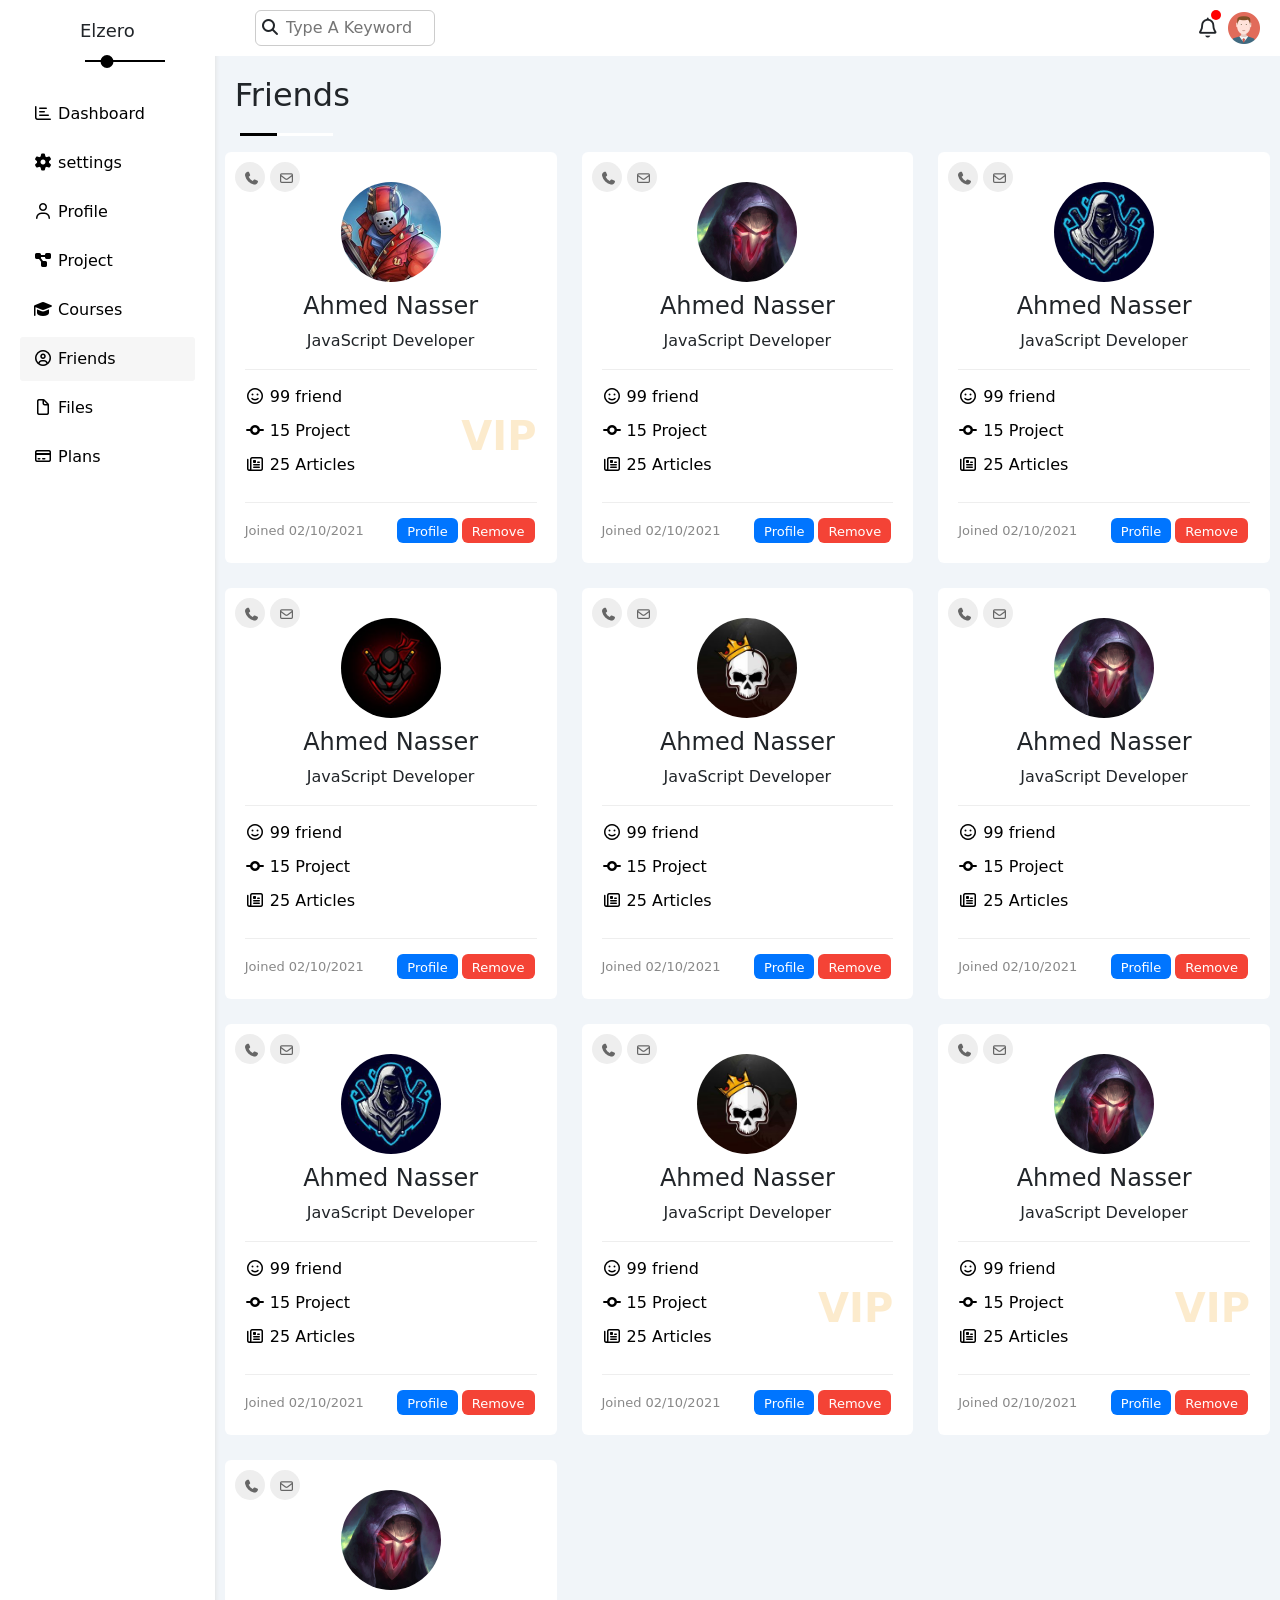
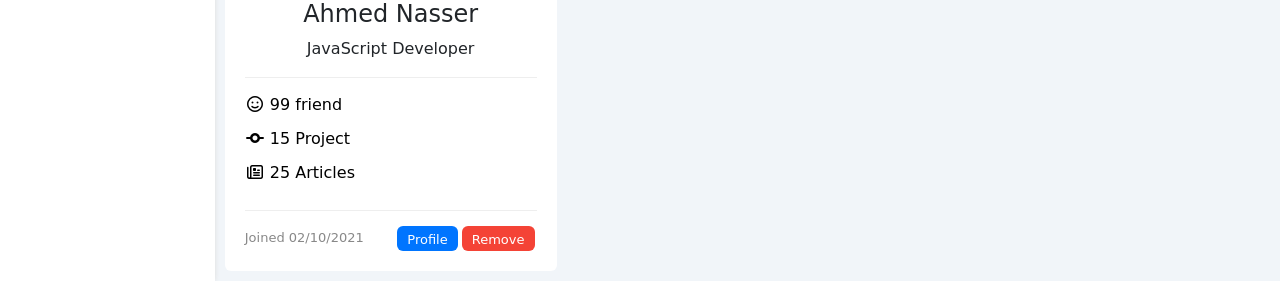
<file: friends.html>
<!DOCTYPE html>
<html lang="en">
<head>
    <link rel="stylesheet" href="css/bootstrap.min.css">
    <link rel="stylesheet" href="css/all.min.css">
    <link rel="stylesheet" href="css/framework.css">
    <link rel="stylesheet" href="css/style.css">
    <title>Document</title>
</head>
<body>
    <div class="page">
        <div class="side-page  p-20">
            <h3 class="tx-center p-relative">Elzero</h3>
            <ul class="">
                <li ><a class="active" href="">
                    <i class="fa-regular fa-chart-bar fa-fw"></i>
                    <span>Dashboard</span>
                </a></li>
                <li><a href="setting.html">
                    <i class="fa-solid fa-gear fa-fw"></i>
                    <span>settings</span>
                </a></li>
                <li><a href="profile.html">
                    <i class="fa-regular fa-user fa-fw"></i>
                    <span>Profile</span>
                </a></li>
                <li><a href="project.html">
                    <i class="fa-solid fa-diagram-project fa-fw"></i>
                    <span>Project</span>
                </a></li>
                <li><a href="courses.html">
                    <i class="fa-solid fa-graduation-cap fa-fw"></i>
                    <span>Courses</span>
                </a></li>
                <li class="bgb-eee"><a href="friends.html">
                    <i class="fa-regular fa-circle-user fa-fw"></i>
                    <span>Friends</span>
                </a></li>
                <li><a href="files.html">
                    <i class="fa-regular fa-file fa-fw"></i>
                    <span>Files</span>
                </a></li>
                <li><a href="">
                    <i class="fa-regular fa-credit-card fa-fw"></i>
                    <span>Plans</span>
                </a></li>
            </ul>
        </div>
        <div class="content ">
            <div class="head">
                <div class="search p-relative">
                    <i class="fa-solid fa-magnifying-glass"></i>
                <input   type="search" placeholder="Type A Keyword">
                </div>
                <div class="image">
                    <span>
                    <i class="p-relative fa-regular fa-bell fa-lg"></i>
                    </span>
                    <img src="photos/avatar.png" alt="">
                </div>
            </div>
            <h1 class="dash p-relative p-20">Friends</h1>
<div class="boxes-friends">
<div class="box-a">
    <div class="cont">
        <i class="fa-solid fa-phone"></i>
        <i class="fa-regular fa-envelope"></i>
    </div>
    <div class="txt-c">
        <img src="photos/friend-01.jpg" alt="">
        <h4>Ahmed Nasser</h4>
        <p>JavaScript Developer</p>
    </div>
    <div class="ico">
        <div>
            <i class="fa-regular fa-face-smile fa-fw"></i>
            <span>99 friend</span>
        </div>
        <div>
            <i class="fa-solid fa-code-commit fa-fw"></i>
            <span>15 Project</span>
        </div>
        <div>
            <i class="fa-regular fa-newspaper fa-fw"></i>
            <span>25 Articles</span>
        </div>
        <span class="vip">VIP</span>
    </div>
    <div class="box-infr">
        <div class="infr-text">
        <span class="fc-p">
            Joined 02/10/2021
        </span>
        </div>
<div>
                <a class="bg-blue c-white btn-shape" href="profile.html">Profile</a>
                <a class="bg-red c-white btn-shape" href="#">Remove</a>
              </div>
    </div>
</div>
<div class="box-a">
    <div class="cont">
        <i class="fa-solid fa-phone"></i>
        <i class="fa-regular fa-envelope"></i>
    </div>
    <div class="txt-c">
        <img src="photos/friend-03.jpg" alt="">
        <h4>Ahmed Nasser</h4>
        <p>JavaScript Developer</p>
    </div>
    <div class="ico">
        <div>
            <i class="fa-regular fa-face-smile fa-fw"></i>
            <span>99 friend</span>
        </div>
        <div>
            <i class="fa-solid fa-code-commit fa-fw"></i>
            <span>15 Project</span>
        </div>
        <div>
            <i class="fa-regular fa-newspaper fa-fw"></i>
            <span>25 Articles</span>
        </div>
    </div>
    <div class="box-infr">
        <div class="infr-text">
        <span class="fc-p">
            Joined 02/10/2021
        </span>
        </div>
<div>
                <a class="bg-blue c-white btn-shape" href="profile.html">Profile</a>
                <a class="bg-red c-white btn-shape" href="#">Remove</a>
              </div>
    </div>
</div>
<div class="box-a">
    <div class="cont">
        <i class="fa-solid fa-phone"></i>
        <i class="fa-regular fa-envelope"></i>
    </div>
    <div class="txt-c">
        <img src="photos/friend-02.jpg" alt="">
        <h4>Ahmed Nasser</h4>
        <p>JavaScript Developer</p>
    </div>
    <div class="ico">
        <div>
            <i class="fa-regular fa-face-smile fa-fw"></i>
            <span>99 friend</span>
        </div>
        <div>
            <i class="fa-solid fa-code-commit fa-fw"></i>
            <span>15 Project</span>
        </div>
        <div>
            <i class="fa-regular fa-newspaper fa-fw"></i>
            <span>25 Articles</span>
        </div>
    </div>
    <div class="box-infr">
        <div class="infr-text">
        <span class="fc-p">
            Joined 02/10/2021
        </span>
        </div>
<div>
                <a class="bg-blue c-white btn-shape" href="profile.html">Profile</a>
                <a class="bg-red c-white btn-shape" href="#">Remove</a>
              </div>
    </div>
</div>
<div class="box-a">
    <div class="cont">
        <i class="fa-solid fa-phone"></i>
        <i class="fa-regular fa-envelope"></i>
    </div>
    <div class="txt-c">
        <img src="photos/friend-04.jpg" alt="">
        <h4>Ahmed Nasser</h4>
        <p>JavaScript Developer</p>
    </div>
    <div class="ico">
        <div>
            <i class="fa-regular fa-face-smile fa-fw"></i>
            <span>99 friend</span>
        </div>
        <div>
            <i class="fa-solid fa-code-commit fa-fw"></i>
            <span>15 Project</span>
        </div>
        <div>
            <i class="fa-regular fa-newspaper fa-fw"></i>
            <span>25 Articles</span>
        </div>

    </div>
    <div class="box-infr">
        <div class="infr-text">
        <span class="fc-p">
            Joined 02/10/2021
        </span>
        </div>
<div>
                <a class="bg-blue c-white btn-shape" href="profile.html">Profile</a>
                <a class="bg-red c-white btn-shape" href="#">Remove</a>
              </div>
    </div>
</div>
<div class="box-a">
    <div class="cont">
        <i class="fa-solid fa-phone"></i>
        <i class="fa-regular fa-envelope"></i>
    </div>
    <div class="txt-c">
        <img src="photos/friend-05.jpg" alt="">
        <h4>Ahmed Nasser</h4>
        <p>JavaScript Developer</p>
    </div>
    <div class="ico">
        <div>
            <i class="fa-regular fa-face-smile fa-fw"></i>
            <span>99 friend</span>
        </div>
        <div>
            <i class="fa-solid fa-code-commit fa-fw"></i>
            <span>15 Project</span>
        </div>
        <div>
            <i class="fa-regular fa-newspaper fa-fw"></i>
            <span>25 Articles</span>
        </div>
    </div>
    <div class="box-infr">
        <div class="infr-text">
        <span class="fc-p">
            Joined 02/10/2021
        </span>
        </div>
<div>
                <a class="bg-blue c-white btn-shape" href="profile.html">Profile</a>
                <a class="bg-red c-white btn-shape" href="#">Remove</a>
              </div>
    </div>
</div>
<div class="box-a">
    <div class="cont">
        <i class="fa-solid fa-phone"></i>
        <i class="fa-regular fa-envelope"></i>
    </div>
    <div class="txt-c">
        <img src="photos/friend-03.jpg" alt="">
        <h4>Ahmed Nasser</h4>
        <p>JavaScript Developer</p>
    </div>
    <div class="ico">
        <div>
            <i class="fa-regular fa-face-smile fa-fw"></i>
            <span>99 friend</span>
        </div>
        <div>
            <i class="fa-solid fa-code-commit fa-fw"></i>
            <span>15 Project</span>
        </div>
        <div>
            <i class="fa-regular fa-newspaper fa-fw"></i>
            <span>25 Articles</span>
        </div>
    </div>
    <div class="box-infr">
        <div class="infr-text">
        <span class="fc-p">
            Joined 02/10/2021
        </span>
        </div>
<div>
                <a class="bg-blue c-white btn-shape" href="profile.html">Profile</a>
                <a class="bg-red c-white btn-shape" href="#">Remove</a>
              </div>
    </div>
</div>
<div class="box-a">
    <div class="cont">
        <i class="fa-solid fa-phone"></i>
        <i class="fa-regular fa-envelope"></i>
    </div>
    <div class="txt-c">
        <img src="photos/friend-02.jpg" alt="">
        <h4>Ahmed Nasser</h4>
        <p>JavaScript Developer</p>
    </div>
    <div class="ico">
        <div>
            <i class="fa-regular fa-face-smile fa-fw"></i>
            <span>99 friend</span>
        </div>
        <div>
            <i class="fa-solid fa-code-commit fa-fw"></i>
            <span>15 Project</span>
        </div>
        <div>
            <i class="fa-regular fa-newspaper fa-fw"></i>
            <span>25 Articles</span>
        </div>
    </div>
    <div class="box-infr">
        <div class="infr-text">
        <span class="fc-p">
            Joined 02/10/2021
        </span>
        </div>
<div>
                <a class="bg-blue c-white btn-shape" href="profile.html">Profile</a>
                <a class="bg-red c-white btn-shape" href="#">Remove</a>
              </div>
    </div>
</div>
<div class="box-a">
    <div class="cont">
        <i class="fa-solid fa-phone"></i>
        <i class="fa-regular fa-envelope"></i>
    </div>
    <div class="txt-c">
        <img src="photos/friend-05.jpg" alt="">
        <h4>Ahmed Nasser</h4>
        <p>JavaScript Developer</p>
    </div>
    <div class="ico">
        <div>
            <i class="fa-regular fa-face-smile fa-fw"></i>
            <span>99 friend</span>
        </div>
        <div>
            <i class="fa-solid fa-code-commit fa-fw"></i>
            <span>15 Project</span>
        </div>
        <div>
            <i class="fa-regular fa-newspaper fa-fw"></i>
            <span>25 Articles</span>
        </div>
        <span class="vip">VIP</span>
    </div>
    <div class="box-infr">
        <div class="infr-text">
        <span class="fc-p">
            Joined 02/10/2021
        </span>
        </div>
<div>
                <a class="bg-blue c-white btn-shape" href="profile.html">Profile</a>
                <a class="bg-red c-white btn-shape" href="#">Remove</a>
              </div>
    </div>
</div>
<div class="box-a">
    <div class="cont">
        <i class="fa-solid fa-phone"></i>
        <i class="fa-regular fa-envelope"></i>
    </div>
    <div class="txt-c">
        <img src="photos/friend-03.jpg" alt="">
        <h4>Ahmed Nasser</h4>
        <p>JavaScript Developer</p>
    </div>
    <div class="ico">
        <div>
            <i class="fa-regular fa-face-smile fa-fw"></i>
            <span>99 friend</span>
        </div>
        <div>
            <i class="fa-solid fa-code-commit fa-fw"></i>
            <span>15 Project</span>
        </div>
        <div>
            <i class="fa-regular fa-newspaper fa-fw"></i>
            <span>25 Articles</span>
        </div>
        <span class="vip">VIP</span>
    </div>
    <div class="box-infr">
        <div class="infr-text">
        <span class="fc-p">
            Joined 02/10/2021
        </span>
        </div>
<div>
                <a class="bg-blue c-white btn-shape" href="profile.html">Profile</a>
                <a class="bg-red c-white btn-shape" href="#">Remove</a>
              </div>
    </div>
</div>
<div class="box-a">
    <div class="cont">
        <i class="fa-solid fa-phone"></i>
        <i class="fa-regular fa-envelope"></i>
    </div>
    <div class="txt-c">
        <img src="photos/friend-03.jpg" alt="">
        <h4>Ahmed Nasser</h4>
        <p>JavaScript Developer</p>
    </div>
    <div class="ico">
        <div>
            <i class="fa-regular fa-face-smile fa-fw"></i>
            <span>99 friend</span>
        </div>
        <div>
            <i class="fa-solid fa-code-commit fa-fw"></i>
            <span>15 Project</span>
        </div>
        <div>
            <i class="fa-regular fa-newspaper fa-fw"></i>
            <span>25 Articles</span>
        </div>
    </div>
    <div class="box-infr">
        <div class="infr-text">
        <span class="fc-p">
            Joined 02/10/2021
        </span>
        </div>
<div>
                <a class="bg-blue c-white btn-shape" href="profile.html">Profile</a>
                <a class="bg-red c-white btn-shape" href="#">Remove</a>
              </div>
    </div>
</div>
</div>
            </div>
            </div>
        </body>
        </html>
</file>
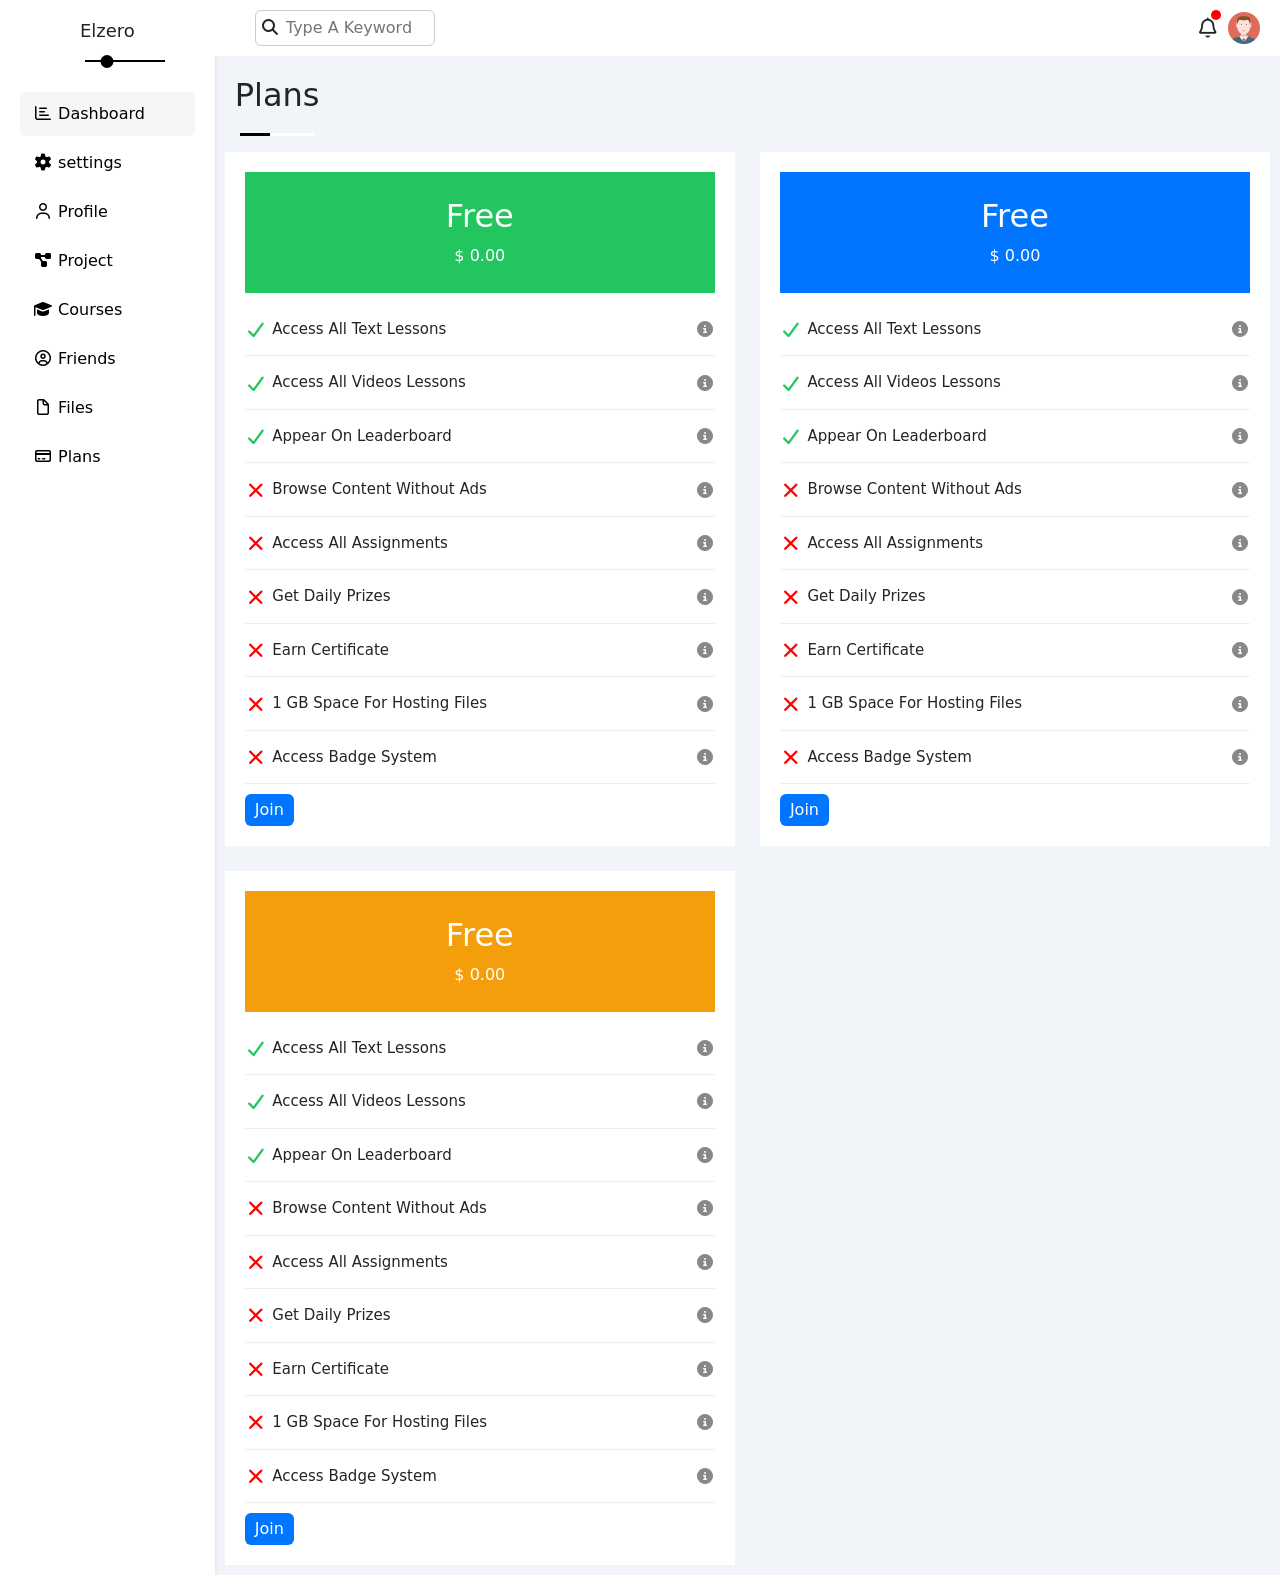
<file: plans.html>
<!DOCTYPE html>
<html lang="en">
<head>
    <link rel="stylesheet" href="css/bootstrap.min.css">
    <link rel="stylesheet" href="css/all.min.css">
    <link rel="stylesheet" href="css/framework.css">
    <link rel="stylesheet" href="css/style.css">
    <title>Document</title>
</head>
<body>
    <div class="page">
        <div class="side-page  p-20">
            <h3 class="tx-center p-relative">Elzero</h3>
            <ul class="">
                <li class="bgb-eee"><a class="active" href="">
                    <i class="fa-regular fa-chart-bar fa-fw"></i>
                    <span>Dashboard</span>
                </a></li>
                <li><a href="setting.html">
                    <i class="fa-solid fa-gear fa-fw"></i>
                    <span>settings</span>
                </a></li>
                <li><a href="profile.html">
                    <i class="fa-regular fa-user fa-fw"></i>
                    <span>Profile</span>
                </a></li>
                <li><a href="project.html">
                    <i class="fa-solid fa-diagram-project fa-fw"></i>
                    <span>Project</span>
                </a></li>
                <li><a href="courses.html">
                    <i class="fa-solid fa-graduation-cap fa-fw"></i>
                    <span>Courses</span>
                </a></li>
                <li><a href="friends.html">
                    <i class="fa-regular fa-circle-user fa-fw"></i>
                    <span>Friends</span>
                </a></li>
                <li><a href="files.html">
                    <i class="fa-regular fa-file fa-fw"></i>
                    <span>Files</span>
                </a></li>
                <li><a href="plans.html">
                    <i class="fa-regular fa-credit-card fa-fw"></i>
                    <span>Plans</span>
                </a></li>
            </ul>
        </div>
        <div class="content ">
            <div class="head">
                <div class="search p-relative">
                    <i class="fa-solid fa-magnifying-glass"></i>
                <input   type="search" placeholder="Type A Keyword">
                </div>
                <div class="image">
                    <span>
                    <i class="p-relative fa-regular fa-bell fa-lg"></i>
                    </span>
                    <img src="photos/avatar.png" alt="">
                </div>
            </div>
            <h1 class="dash p-relative p-20">Plans</h1>
<div class="boxes-plan">
    <div class="box green">
        <div class="background bg-green">
            <h2 class="c-white">
                Free
            </h2>
            <div class="price c-white">
                <span class="c-white">$</span>
                0.00
            </div>
        </div>
        <ul class="my-10">
              <li>
                <i class="fa-solid fa-check fa-fw yes"></i>
                <span>Access All Text Lessons</span>
                <i class="fa-solid fa-circle-info help"></i>
              </li>
              <li>
                <i class="fa-solid fa-check fa-fw yes"></i>
                <span>Access All Videos Lessons</span>
                <i class="fa-solid fa-circle-info help"></i>
              </li>
              <li>
                <i class="fa-solid fa-check fa-fw yes"></i>
                <span>Appear On Leaderboard</span>
                <i class="fa-solid fa-circle-info help"></i>
              </li>
              <li>
                <i class="fa-solid fa-xmark fa-fw"></i>
                <span>Browse Content Without Ads</span>
                <i class="fa-solid fa-circle-info help"></i>
              </li>
              <li>
                <i class="fa-solid fa-xmark fa-fw"></i>
                <span>Access All Assignments</span>
                <i class="fa-solid fa-circle-info help"></i>
              </li>
              <li>
                <i class="fa-solid fa-xmark fa-fw"></i>
                <span>Get Daily Prizes</span>
                <i class="fa-solid fa-circle-info help"></i>
              </li>
              <li>
                <i class="fa-solid fa-xmark fa-fw"></i>
                <span>Earn Certificate</span>
                <i class="fa-solid fa-circle-info help"></i>
              </li>
              <li>
                <i class="fa-solid fa-xmark fa-fw"></i>
                <span>1 GB Space For Hosting Files</span>
                <i class="fa-solid fa-circle-info help"></i>
              </li>
              <li>
                <i class="fa-solid fa-xmark fa-fw"></i>
                <span>Access Badge System</span>
                <i class="fa-solid fa-circle-info help"></i>
              </li>
            </ul >
            <a href="#" class="btn-shape bg-blue c-white d-block w-fit">Join</a>
    </div>
    <div class="box green">
        <div class="background bg-blue">
            <h2 class="c-white">
                Free
            </h2>
            <div class="price c-white">
                <span class="c-white">$</span>
                0.00
            </div>
        </div>
        <ul class="my-10">
              <li>
                <i class="fa-solid fa-check fa-fw yes"></i>
                <span>Access All Text Lessons</span>
                <i class="fa-solid fa-circle-info help"></i>
              </li>
              <li>
                <i class="fa-solid fa-check fa-fw yes"></i>
                <span>Access All Videos Lessons</span>
                <i class="fa-solid fa-circle-info help"></i>
              </li>
              <li>
                <i class="fa-solid fa-check fa-fw yes"></i>
                <span>Appear On Leaderboard</span>
                <i class="fa-solid fa-circle-info help"></i>
              </li>
              <li>
                <i class="fa-solid fa-xmark fa-fw"></i>
                <span>Browse Content Without Ads</span>
                <i class="fa-solid fa-circle-info help"></i>
              </li>
              <li>
                <i class="fa-solid fa-xmark fa-fw"></i>
                <span>Access All Assignments</span>
                <i class="fa-solid fa-circle-info help"></i>
              </li>
              <li>
                <i class="fa-solid fa-xmark fa-fw"></i>
                <span>Get Daily Prizes</span>
                <i class="fa-solid fa-circle-info help"></i>
              </li>
              <li>
                <i class="fa-solid fa-xmark fa-fw"></i>
                <span>Earn Certificate</span>
                <i class="fa-solid fa-circle-info help"></i>
              </li>
              <li>
                <i class="fa-solid fa-xmark fa-fw"></i>
                <span>1 GB Space For Hosting Files</span>
                <i class="fa-solid fa-circle-info help"></i>
              </li>
              <li>
                <i class="fa-solid fa-xmark fa-fw"></i>
                <span>Access Badge System</span>
                <i class="fa-solid fa-circle-info help"></i>
              </li>
            </ul>
             <a href="#" class="btn-shape bg-blue c-white d-block w-fit">Join</a>
    </div>
    <div class="box green ">
        <div class="background bg-orange">
            <h2 class="c-white">
                Free
            </h2>
            <div class="price c-white">
                <span class="c-white">$</span>
                0.00
            </div>
        </div>
        <ul class="my-10">
              <li>
                <i class="fa-solid fa-check fa-fw yes"></i>
                <span>Access All Text Lessons</span>
                <i class="fa-solid fa-circle-info help"></i>
              </li>
              <li>
                <i class="fa-solid fa-check fa-fw yes"></i>
                <span>Access All Videos Lessons</span>
                <i class="fa-solid fa-circle-info help"></i>
              </li>
              <li>
                <i class="fa-solid fa-check fa-fw yes"></i>
                <span>Appear On Leaderboard</span>
                <i class="fa-solid fa-circle-info help"></i>
              </li>
              <li>
                <i class="fa-solid fa-xmark fa-fw"></i>
                <span>Browse Content Without Ads</span>
                <i class="fa-solid fa-circle-info help"></i>
              </li>
              <li>
                <i class="fa-solid fa-xmark fa-fw"></i>
                <span>Access All Assignments</span>
                <i class="fa-solid fa-circle-info help"></i>
              </li>
              <li>
                <i class="fa-solid fa-xmark fa-fw"></i>
                <span>Get Daily Prizes</span>
                <i class="fa-solid fa-circle-info help"></i>
              </li>
              <li>
                <i class="fa-solid fa-xmark fa-fw"></i>
                <span>Earn Certificate</span>
                <i class="fa-solid fa-circle-info help"></i>
              </li>
              <li>
                <i class="fa-solid fa-xmark fa-fw"></i>
                <span>1 GB Space For Hosting Files</span>
                <i class="fa-solid fa-circle-info help"></i>
              </li>
              <li>
                <i class="fa-solid fa-xmark fa-fw"></i>
                <span>Access Badge System</span>
                <i class="fa-solid fa-circle-info help"></i>
              </li>
            </ul>
             <a href="#" class="btn-shape bg-blue c-white d-block w-fit">Join</a>
    </div>
</div>
            </div>
            </div>
            </body>
            </html>
</file>
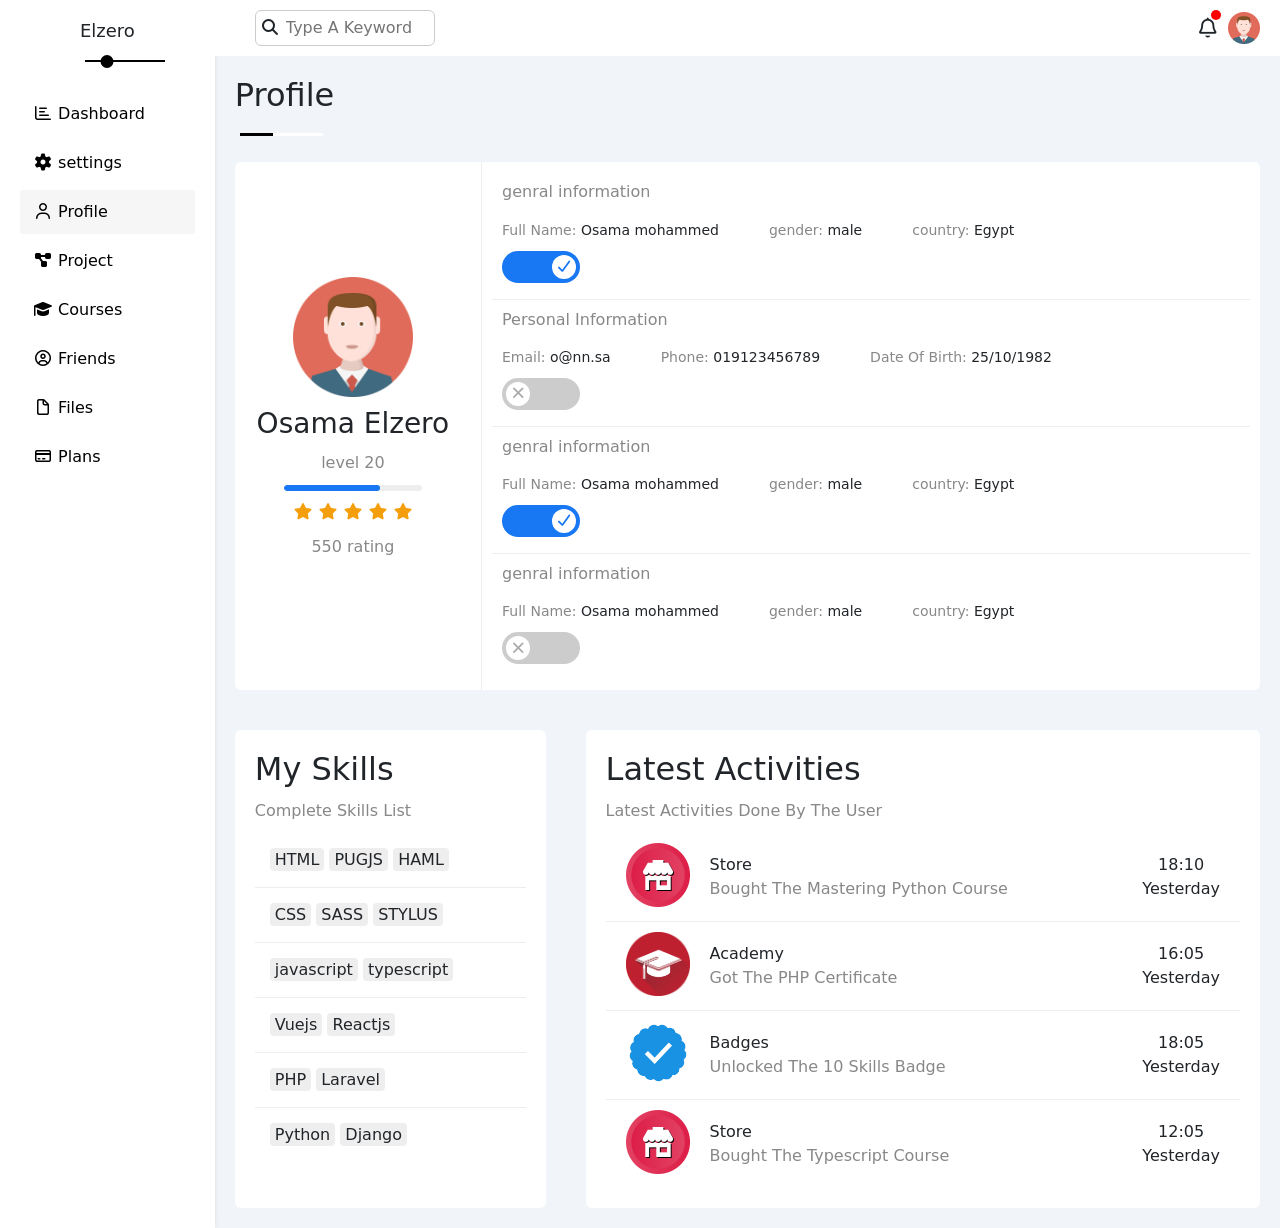
<file: profile.html>
<!DOCTYPE html>
<html lang="en">
<head>
    <link rel="stylesheet" href="css/bootstrap.min.css">
    <link rel="stylesheet" href="css/all.min.css">
    <link rel="stylesheet" href="css/framework.css">
    <link rel="stylesheet" href="css/style.css">
    <title>Document</title>
</head>
<body>
    <div class="page">
        <div class="side-page  p-20">
            <h3 class="tx-center p-relative">Elzero</h3>
            <ul class="">
                <li><a class="active" href="index.html">
                    <i class="fa-regular fa-chart-bar fa-fw"></i>
                    <span>Dashboard</span>
                </a></li>
                <li><a href="setting.html">
                    <i class="fa-solid fa-gear fa-fw"></i>
                    <span>settings</span>
                </a></li>
                <li class="bgb-eee"><a href="profile.html">
                    <i class="fa-regular fa-user fa-fw"></i>
                    <span>Profile</span>
                </a></li>
                <li><a href="project.html">
                    <i class="fa-solid fa-diagram-project fa-fw"></i>
                    <span>Project</span>
                </a></li>
                <li><a href="courses.html">
                    <i class="fa-solid fa-graduation-cap fa-fw"></i>
                    <span>Courses</span>
                </a></li>
                <li><a href="friends.html">
                    <i class="fa-regular fa-circle-user fa-fw"></i>
                    <span>Friends</span>
                </a></li>
                <li><a href="files.html">
                    <i class="fa-regular fa-file fa-fw"></i>
                    <span>Files</span>
                </a></li>
                <li><a href="">
                    <i class="fa-regular fa-credit-card fa-fw"></i>
                    <span>Plans</span>
                </a></li>
            </ul>
        </div>
        <div class="content ">
            <div class="head">
                <div class="search p-relative">
                    <i class="fa-solid fa-magnifying-glass"></i>
                <input   type="search" placeholder="Type A Keyword">
                </div>
                <div class="image">
                    <span>
                    <i class="p-relative fa-regular fa-bell fa-lg"></i>
                    </span>
                    <img src="photos/avatar.png" alt="">
                </div>
            </div>
            <h1 class="p-relative p-20">Profile</h1>
            <div class="overview m-20  bg-white">
                <div class="overview-avatar p-20">
                    <img class="mb-10" src="photos/avatar.png" alt="">
                    <h3>Osama Elzero
</h3>
<p class="fc-p  mb-10 mt-10">level 20</p>
<div class="sty bg-eee p-relative">
    <span ></span>
</div>
    <div class="rating mt-10 mb-10">
                <i class="fa-solid fa-star c-orange fs-13"></i>
                <i class="fa-solid fa-star c-orange fs-13"></i>
                <i class="fa-solid fa-star c-orange fs-13"></i>
                <i class="fa-solid fa-star c-orange fs-13"></i>
                <i class="fa-solid fa-star c-orange fs-13"></i>
              </div>
              <p class="fc-p">550 rating</p>
                </div>
                <div class="overview-info">
                    <div class="g-inf ">
                        <h4 class="fc-p fs-16 d-block">genral information</h4>
                        <div class="fl">
                        <div>
                            <span class="fc-p">Full Name:</span>
                            <span>Osama mohammed</span>
                        </div>
                        <div>
                            <span class="fc-p">gender:</span>
                            <span>male</span>
                        </div>
                        <div>
                            <span class="fc-p">country:
                            </span>
                            <span>Egypt</span>
                        </div>
                        </div>
                        <div class="lab">
                  <label>
                    <input class="toggle-checkbox" type="checkbox" checked="">
                    <div class="toggle-switch"></div>
                  </label>
                </div>
                    </div>
                    <div class="g-inf ">
                        <h4 class="fc-p fs-16 d-block">Personal Information</h4>
                        <div class="fl">
                        <div>
                            <span class="fc-p">Email:</span>
                            <span>o@nn.sa
</span>
                        </div>
                        <div>
                            <span class="fc-p">
Phone:</span>
                            <span>019123456789</span>
                        </div>
                        <div>
                            <span class="fc-p">
Date Of Birth:
                            </span>
                            <span>25/10/1982</span>
                        </div>
                        </div>
                        <div class="lab false">
                  <label>
                    <input class="fals" type="checkbox" checked="">
                    <div class="fal"></div>
                  </label>
                </div>
                    </div>
                    <div class="g-inf ">
                        <h4 class="fc-p fs-16 d-block">genral information</h4>
                        <div class="fl">
                        <div>
                            <span class="fc-p">Full Name:</span>
                            <span>Osama mohammed</span>
                        </div>
                        <div>
                            <span class="fc-p">gender:</span>
                            <span>male</span>
                        </div>
                        <div>
                            <span class="fc-p">country:
                            </span>
                            <span>Egypt</span>
                        </div>
                        </div>
                        <div class="lab">
                  <label>
                    <input class="toggle-checkbox" type="checkbox" checked="">
                    <div class="toggle-switch"></div>
                  </label>
                </div>
                    </div>
                    <div class="g-inf ">
                        <h4 class="fc-p fs-16 d-block">genral information</h4>
                        <div class="fl">
                        <div>
                            <span class="fc-p">Full Name:</span>
                            <span>Osama mohammed</span>
                        </div>
                        <div>
                            <span class="fc-p">gender:</span>
                            <span>male</span>
                        </div>
                        <div>
                            <span class="fc-p">country:
                            </span>
                            <span>Egypt</span>
                        </div>
                        </div>
                        <div class="lab ">
                  <label>
                    <input class="fals" type="checkbox" checked="">
                    <div class="fal"></div>
                  </label>
                </div>
                    </div>

                </div>
            </div>
            <div class="other-data">    
                <div class="f-box box-20">
                    <h2 class="mb-10">My Skills</h2>
                    <p class="mb-10 fc-p">Complete Skills List</p>
                    <ul>
                        <li class="br-1 p-15">
                            <span>HTML</span>
                            <span>PUGJS</span>
                            <span>HAML</span>
                        </li>
                        <li class="br-1 p-15">
                           <span>CSS</span>
                           <span>SASS</span>
                           <span>STYLUS</span>
                        </li>
                        <li class="br-1 p-15">
                            <span>javascript</span>
                            <span>typescript</span>
                        </li>
                        <li class="br-1 p-15">
                            <span>Vuejs</span>
                            <span>Reactjs</span>
                        </li>
                        <li class="br-1 p-15">
                            <span>PHP</span>
                            <span>Laravel</span>
                        </li>
                        <li class=" p-15">
                            <span>Python</span>
                            <span>Django</span>
                        </li>
                       
                    </ul>
                </div>
                <div class="s-box box-20">
                    <h2 class="mb-10">Latest Activities</h2>
                    <p class="fc-p mb-10">Latest Activities Done By The User</p>
                    <div class="br-1">
                        <img src="photos/activity-01.png" alt="">
                        <div class="t">
                            <span>Store</span>
                            <span class="fc-p">Bought The Mastering Python Course</span>
                        </div>
                        <div class="o">
                            <span>18:10</span>
                            <span>Yesterday</span>
                        </div>
                </div>
                    <div class="br-1">
                        <img src="photos/activity-02.png" alt="">
                        <div class="t">
                            <span>Academy</span>
                            <span class="fc-p">Got The PHP Certificate</span>
                        </div>
                        <div class="o">
                            <span>16:05</span>
                            <span>Yesterday</span>
                        </div>
                </div>
                    <div class="br-1">
                        <img src="photos/activity-03.png" alt="">
                        <div class="t">
                            <span>Badges</span>
                            <span class="fc-p">Unlocked The 10 Skills Badge</span>
                        </div>
                        <div class="o">
                            <span>18:05</span>
                            <span>Yesterday</span>
                        </div>
                </div>
                    <div class="">
                        <img src="photos/activity-01 (1).png" alt="">
                        <div class="t">
                            <span>Store</span>
                            <span class="fc-p">Bought The Typescript Course</span>
                        </div>
                        <div class="o">
                            <span>12:05
</span>
                            <span>Yesterday</span>
                        </div>
                </div>
            </div>
        </div>
        </div>
    </body>
    </html>
</file>
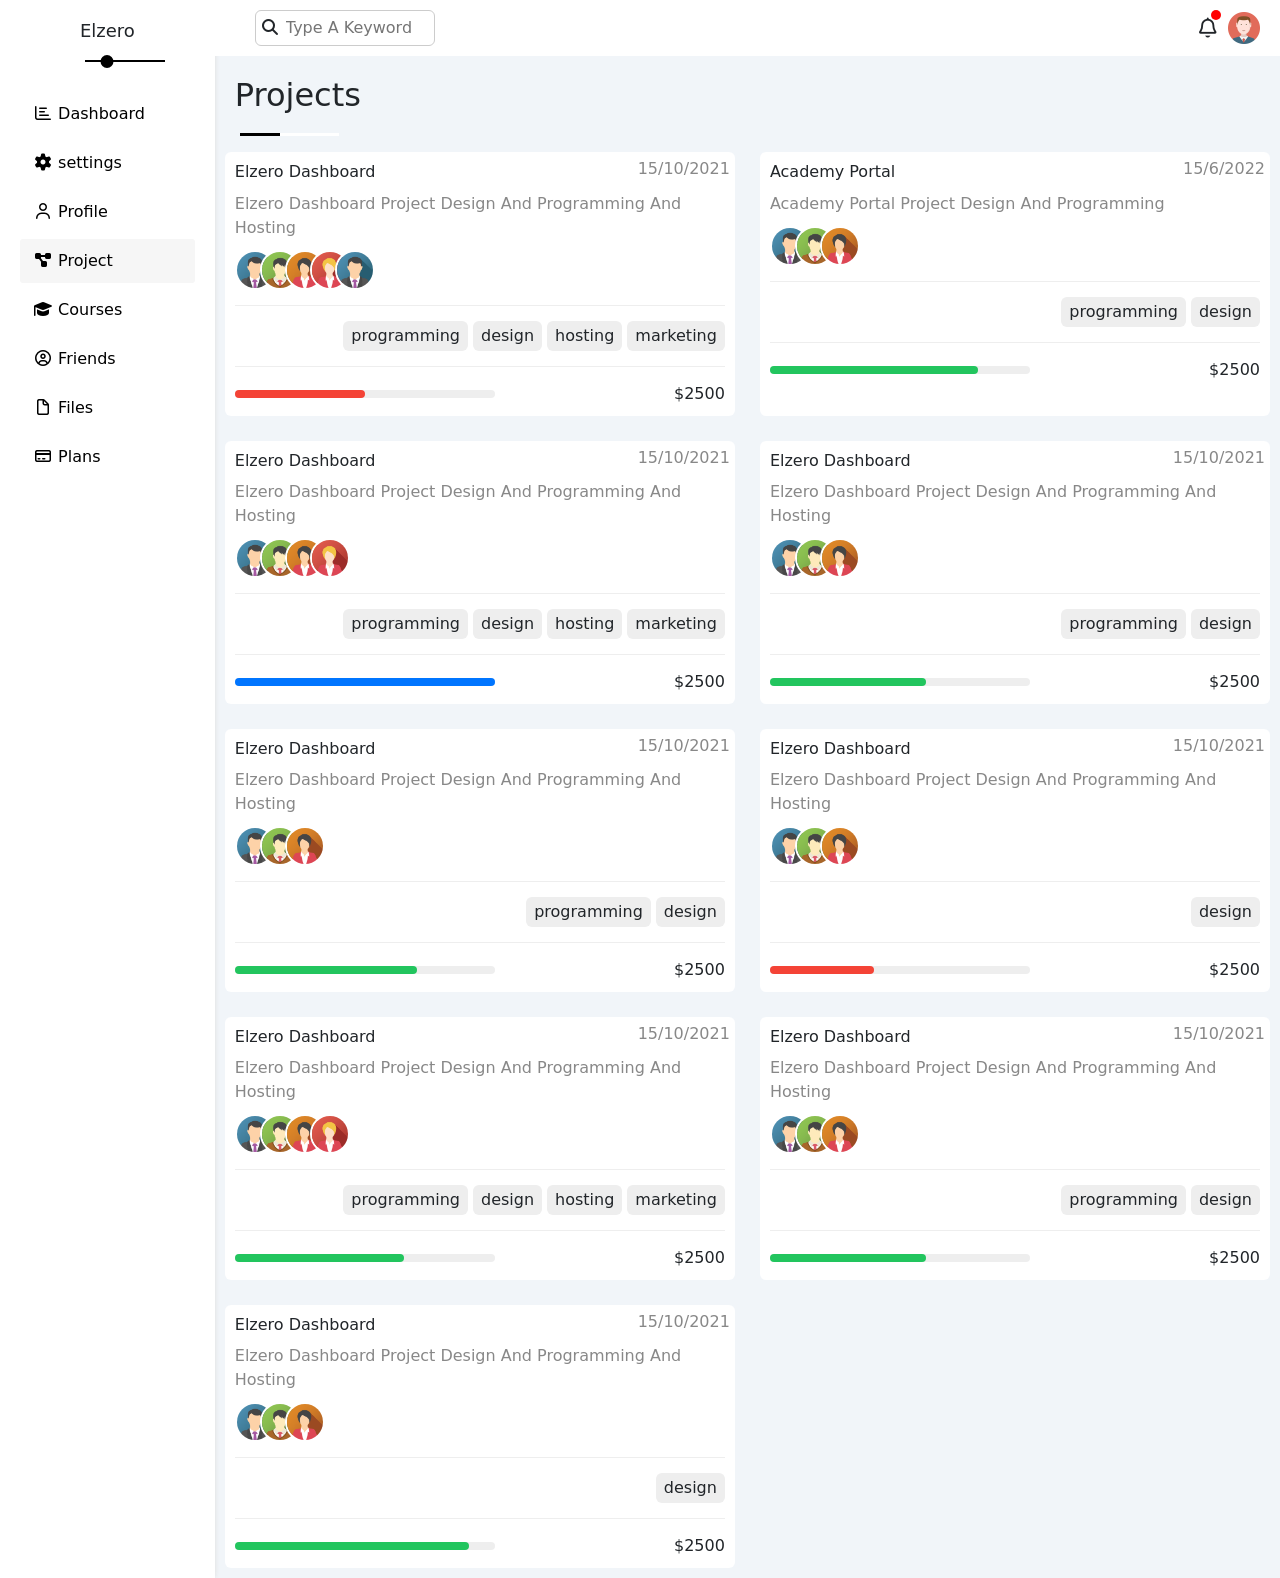
<file: project.html>
<!DOCTYPE html>
<html lang="en">
<head>
    <link rel="stylesheet" href="css/bootstrap.min.css">
    <link rel="stylesheet" href="css/all.min.css">
    <link rel="stylesheet" href="css/framework.css">
    <link rel="stylesheet" href="css/style.css">
    <title>Document</title>
</head>
<body>
    <div class="page">
        <div class="side-page  p-20">
            <h3 class="tx-center p-relative">Elzero</h3>
            <ul class="">
                <li><a class="active" href="index.html">
                    <i class="fa-regular fa-chart-bar fa-fw"></i>
                    <span>Dashboard</span>
                </a></li>
                <li><a href="setting.html">
                    <i class="fa-solid fa-gear fa-fw"></i>
                    <span>settings</span>
                </a></li>
                <li><a href="profile.html">
                    <i class="fa-regular fa-user fa-fw"></i>
                    <span>Profile</span>
                </a></li>
                <li class="bgb-eee"><a href="">
                    <i class="fa-solid fa-diagram-project fa-fw"></i>
                    <span>Project</span>
                </a></li>
                <li><a href="courses.html">
                    <i class="fa-solid fa-graduation-cap fa-fw"></i>
                    <span>Courses</span>
                </a></li>
                <li><a href="friends.html">
                    <i class="fa-regular fa-circle-user fa-fw"></i>
                    <span>Friends</span>
                </a></li>
                <li><a href="files.html">
                    <i class="fa-regular fa-file fa-fw"></i>
                    <span>Files</span>
                </a></li>
                <li><a href="">
                    <i class="fa-regular fa-credit-card fa-fw"></i>
                    <span>Plans</span>
                </a></li>
            </ul>
        </div>
        <div class="content ">
            <div class="head">
                <div class="search p-relative">
                    <i class="fa-solid fa-magnifying-glass"></i>
                <input   type="search" placeholder="Type A Keyword">
                </div>
                <div class="image">
                    <span>
                    <i class="p-relative fa-regular fa-bell fa-lg"></i>
                    </span>
                    <img src="photos/avatar.png" alt="">
                </div>
            </div>
            <h1 class="dash p-relative p-20">Projects</h1>
                <div class="boxes-project">
                <div class="box-d box-10">
                <span class="data fc-p">15/10/2021</span>
                <h4 class="fs-16">Elzero Dashboard</h4>
                <p class="fc-p my-10">Elzero Dashboard Project Design And Programming And Hosting</p>
                <div class="team">
                    <img src="photos/team-01.png" alt="">
                    <img src="photos/team-03.png" alt="">
                    <img src="photos/team-04.png" alt="">
                    <img src="photos/team-05.png" alt="">
                    <img src="photos/team-01.png" alt="">
                </div>
                <div class="do">
                    <span>programming</span>
                    <span>design</span>
                    <span>hosting</span>
                    <span>marketing</span>
                </div>
                <div class="sp">
                    <div class="spa">
                        <span class="sc-red"></span>
                    </div>
                    <div>$2500</div>
                </div>
                </div>
                <div class="box-d box-10">
                <span class="data fc-p">15/6/2022</span>
                <h4 class="fs-16">Academy Portal</h4>
                <p class="fc-p my-10">Academy Portal Project Design And Programming</p>
                <div class="team">
                    <img src="photos/team-01.png" alt="">
                    <img src="photos/team-03.png" alt="">
                    <img src="photos/team-04.png" alt="">
                </div>
                <div class="do">
                    <span>programming</span>
                    <span>design</span>
                </div>
                <div class="sp">
                    <div class="spa">
                        <span class="sc-green"></span>
                    </div>
                    <div>$2500</div>
                </div>
                </div>
                <div class="box-d box-10">
                <span class="data fc-p">15/10/2021</span>
                <h4 class="fs-16">Elzero Dashboard</h4>
                <p class="fc-p my-10">Elzero Dashboard Project Design And Programming And Hosting</p>
                <div class="team">
                    <img src="photos/team-01.png" alt="">
                    <img src="photos/team-03.png" alt="">
                    <img src="photos/team-04.png" alt="">
                    <img src="photos/team-05.png" alt="">
                </div>
                <div class="do">
                    <span>programming</span>
                    <span>design</span>
                    <span>hosting</span>
                    <span>marketing</span>
                </div>
                <div class="sp">
                    <div class="spa">
                        <span class="sc-blue"></span>
                    </div>
                    <div>$2500</div>
                </div>
                </div>
                <div class="box-d box-10">
                <span class="data fc-p">15/10/2021</span>
                <h4 class="fs-16">Elzero Dashboard</h4>
                <p class="fc-p my-10">Elzero Dashboard Project Design And Programming And Hosting</p>
                <div class="team">
                    <img src="photos/team-01.png" alt="">
                    <img src="photos/team-03.png" alt="">
                    <img src="photos/team-04.png" alt="">

                </div>
                <div class="do">
                    <span>programming</span>
                    <span>design</span>

                </div>
                <div class="sp">
                    <div class="spa">
                        <span class="sc-green" style="width: 60%;"></span>
                    </div>
                    <div>$2500</div>
                </div>
                </div>
                <div class="box-d box-10">
                <span class="data fc-p">15/10/2021</span>
                <h4 class="fs-16">Elzero Dashboard</h4>
                <p class="fc-p my-10">Elzero Dashboard Project Design And Programming And Hosting</p>
                <div class="team">
                    <img src="photos/team-01.png" alt="">
                    <img src="photos/team-03.png" alt="">
                    <img src="photos/team-04.png" alt="">
                </div>
                <div class="do">
                    <span>programming</span>
                    <span>design</span>
                </div>
                <div class="sp">
                    <div class="spa">
                        <span class="sc-green" style="width: 70%;"></span>
                    </div>
                    <div>$2500</div>
                </div>
                </div>
                <div class="box-d box-10">
                <span class="data fc-p">15/10/2021</span>
                <h4 class="fs-16">Elzero Dashboard</h4>
                <p class="fc-p my-10">Elzero Dashboard Project Design And Programming And Hosting</p>
                <div class="team">
                    <img src="photos/team-01.png" alt="">
                    <img src="photos/team-03.png" alt="">
                    <img src="photos/team-04.png" alt="">
                </div>
                <div class="do">
                    <span>design</span>
                </div>
                <div class="sp">
                    <div class="spa">
                        <span class="sc-red" style="width: 40%;"></span>
                    </div>
                    <div>$2500</div>
                </div>
                </div>
                <div class="box-d box-10">
                <span class="data fc-p">15/10/2021</span>
                <h4 class="fs-16">Elzero Dashboard</h4>
                <p class="fc-p my-10">Elzero Dashboard Project Design And Programming And Hosting</p>
                <div class="team">
                    <img src="photos/team-01.png" alt="">
                    <img src="photos/team-03.png" alt="">
                    <img src="photos/team-04.png" alt="">
                    <img src="photos/team-05.png" alt="">
                </div>
                <div class="do">
                    <span>programming</span>
                    <span>design</span>
                    <span>hosting</span>
                    <span>marketing</span>
                </div>
                <div class="sp">
                    <div class="spa">
                        <span class="sc-green" style="width: 65%;"></span>
                    </div>
                    <div>$2500</div>
                </div>
                </div>
                <div class="box-d box-10">
                <span class="data fc-p">15/10/2021</span>
                <h4 class="fs-16">Elzero Dashboard</h4>
                <p class="fc-p my-10">Elzero Dashboard Project Design And Programming And Hosting</p>
                <div class="team">
                    <img src="photos/team-01.png" alt="">
                    <img src="photos/team-03.png" alt="">
                    <img src="photos/team-04.png" alt="">
                </div>
                <div class="do">
                    <span>programming</span>
                    <span>design</span>
                </div>
                <div class="sp">
                    <div class="spa">
                        <span class="sc-green" style="width: 60%;"></span>
                    </div>
                    <div>$2500</div>
                </div>
                </div>
                <div class="box-d box-10">
                <span class="data fc-p">15/10/2021</span>
                <h4 class="fs-16">Elzero Dashboard</h4>
                <p class="fc-p my-10">Elzero Dashboard Project Design And Programming And Hosting</p>
                <div class="team">
                    <img src="photos/team-01.png" alt="">
                    <img src="photos/team-03.png" alt="">
                    <img src="photos/team-04.png" alt="">
                </div>
                <div class="do">
                    <span>design</span>
                </div>
                <div class="sp">
                    <div class="spa">
                        <span class="sc-green" style="width: 90%;"></span>
                    </div>
                    <div>$2500</div>
                </div>
                </div>
            </div>
            </div>
    </div>
        </body>
        </html>
</file>
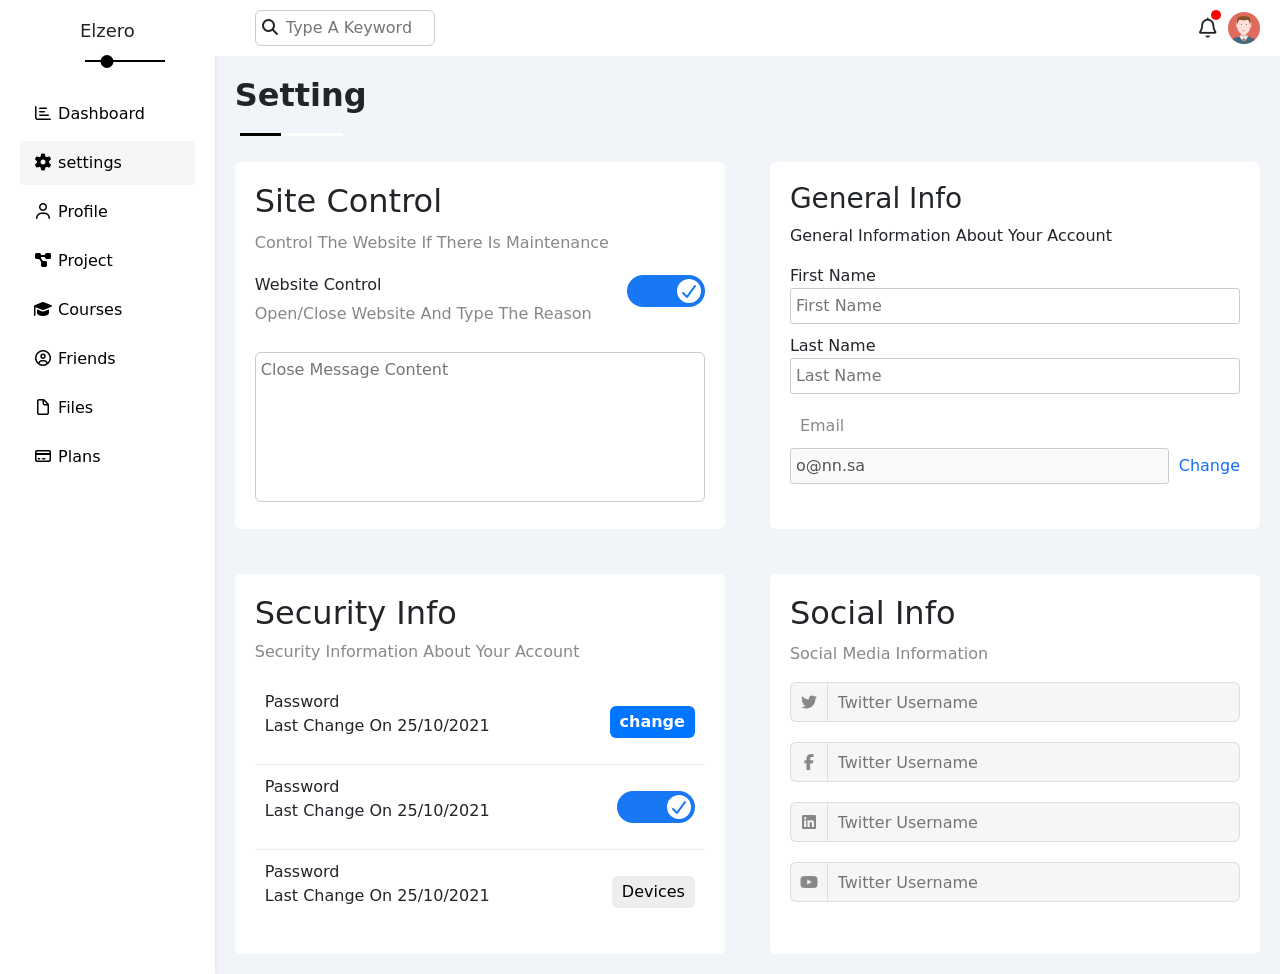
<file: setting.html>
<!DOCTYPE html>
<html lang="en">
<head>
    <link rel="stylesheet" href="css/bootstrap.min.css">
    <link rel="stylesheet" href="css/all.min.css">
    <link rel="stylesheet" href="css/framework.css">
    <link rel="stylesheet" href="css/style.css">
    <title>Document</title>
</head>
<body>
    <div class="page">
        <div class="side-page  p-20">
            <h3 class="tx-center p-relative">Elzero</h3>
            <ul class="">
                <li><a class="active" href="index.html">
                    <i class="fa-regular fa-chart-bar fa-fw"></i>
                    <span>Dashboard</span>
                </a></li>
                <li class="bgb-eee"><a href="">
                    <i class="fa-solid fa-gear fa-fw"></i>
                    <span>settings</span>
                </a></li>
                <li><a href="profile.html">
                    <i class="fa-regular fa-user fa-fw"></i>
                    <span>Profile</span>
                </a></li>
                <li><a href="project.html">
                    <i class="fa-solid fa-diagram-project fa-fw"></i>
                    <span>Project</span>
                </a></li>
                <li><a href="courses.html">
                    <i class="fa-solid fa-graduation-cap fa-fw"></i>
                    <span>Courses</span>
                </a></li>
                <li><a href="friends.html">
                    <i class="fa-regular fa-circle-user fa-fw"></i>
                    <span>Friends</span>
                </a></li>
                <li><a href="files.html">
                    <i class="fa-regular fa-file fa-fw"></i>
                    <span>Files</span>
                </a></li>
                <li><a href="">
                    <i class="fa-regular fa-credit-card fa-fw"></i>
                    <span>Plans</span>
                </a></li>
            </ul>
        </div>
        <div class="content ">
            <div class="head">
                <div class="search p-relative">
                    <i class="fa-solid fa-magnifying-glass"></i>
                <input   type="search" placeholder="Type A Keyword">
                </div>
                <div class="image">
                    <span>
                    <i class="p-relative fa-regular fa-bell fa-lg"></i>
                    </span>
                    <img src="photos/avatar.png" alt="">
                </div>
            </div>
             <h1 class="set p-relative">Setting</h1>
             <div class="boxes">
                <div class="box site">
                    <h2 class="mb-10">Site Control</h2>
                    <p class="fc-p mb-20 ">Control The Website If There Is Maintenance</p>
                    <div class="control mb-10">
                        <div class="control-tex">
                            <h3 class="fs-16">Website Control
</h3>
                            <p class="fc-p">Open/Close Website And Type The Reason</p>
                        </div>
                       <div>
                <label>
                  <input class="toggle-checkbox" type="checkbox" checked="">
                  <div class="toggle-switch"></div>
                </label>
              </div>
                    </div>
                     <textarea class="close-message " placeholder="Close Message Content"></textarea>
                </div>
                <div class="genral box-20">
                    <h3>General Info
</h3>
                    <p>General Information About Your Account</p>
                    <div class="mb-10">
              <label class="d-block" for="first">First Name</label>
              <input  type="text" id="first" placeholder="First Name">
            </div>
                    <div class="mb-20">
              <label class="d-block" for="last">Last Name</label>
              <input  id="last" type="text" placeholder="Last Name">
            </div>
            <label class="d-block fc-p pt-10" for="email">Email</label>
                    <div class="d-flex ">
              <input class="email mr-10" id="email" type="email" value="o@nn.sa" disabled="">
              <a class="c-blue " href="#">Change</a>
            </div>
                </div>
                <div class="box security box-20">
                    <h2>Security Info</h2>
                    <p class="fc-p">Security Information About Your Account</p>
                    <div class="flex-bet bb-eee p-10" >
                        <div>
                        <span>Password</span>
                        <p>Last Change On 25/10/2021</p>
                        </div>
                                <div class="d-flex">
                                    <a href="" class="btn-shape bg-blue c-white fw-b">change</a>
              </div>
                    </div>
                    <div class="flex-bet bb-eee p-10">
                        <div>
                        <span>Password</span>
                        <p>Last Change On 25/10/2021</p>
                        </div>
                                <div class="d-flex">
                <label>
                  <input class="toggle-checkbox" type="checkbox" checked="">
                  <div class="toggle-switch"></div>
                </label>
              </div>
                    </div>
                    <div class="flex-bet p-10">
                        <div>
                        <span>Password</span>
                        <p>Last Change On 25/10/2021</p>
                        </div>
                                <div class="d-flex">
               <a href="" class="btn-shape c-black bg-eee ">Devices</a>
              </div>
                    </div>
                </div>
                <div class="social-info box-20">
                    <h2 class="mb-10">Social Info</h2>
                    <p class="fc-p">Social Media Information</p>
                    <div class="d-flex mb-20">
                        <i class="fa-brands fa-twitter d-flex "></i>
                        <input type="text" placeholder="Twitter Username" class="w-full bb-eee">
                    </div>
                    <div class="d-flex mb-20">
                       <i class="fa-brands fa-facebook-f d-flex c-grey"></i>
                        <input type="text" placeholder="Twitter Username" class="w-full bb-eee">
                    </div>
                    <div class="d-flex mb-20">
                       <i class="fa-brands fa-linkedin d-flex c-grey"></i>
                        <input type="text" placeholder="Twitter Username" class="w-full bb-eee">
                    </div>
                    <div class="d-flex mb-20">
                       <i class="fa-brands fa-youtube d-flex "></i>
                        <input type="text" placeholder="Twitter Username" class="w-full bb-eee">
                    </div>
                </div>
             </div>
            </div>
            </div>
            </body>
            </html>
</file>
<file: css/framework.css>
.p-20{
    padding: 20px;
}
.m-20{
    margin: 20px;
}
.p-10{
padding: 10px;
}
.bg-eee{
    background-color: #eee;
}
.d-flex{
    display: flex;
    justify-content: center;
    align-items: center;
}
.tx-center{
    text-align: center;
}
.p-relative{
    position: relative;
}
.p-absolute{
    position: absolute;
}
.col-orange{
    color: #f59e0b;

}
.col-blue{
    color: #0075ff;

}
.col-green{
    color: #22c55e;

}
.bg-red{
    background-color: #f44336;}
.bg-orange{
    background-color: #f59e0b;

}
.bg-blue{
    background-color: #0075ff;

}
.bg-green{
    background-color: #22c55e;

}
.bg-red{
    background-color: #f44336;

}
.c-white{
    color: white;
}
.btn-shape{
    padding: 5px;
    border-radius: 6px;
}
.fc-p{
    color: #888888;
}
.fs-16{
    font-size: 16px;
}
.mb-20{
    margin-bottom: 20px;
}
.mb-10{
    margin-bottom: 10px;
}
.d-block{
    display: block;
}
.box-20{
      background-color: white;
    padding: 20px;
    margin: 20px;
    border-radius: 6px;
}
.box-10{
      background-color: white;
    padding: 10px;
    margin: 10px;
    border-radius: 6px;
}
.pt-10{
    padding: 0 10px 10px 10px;
}
.mr-10{
    margin-right: 10px;
}
.px-5{
    padding:  0 5px;
}
.flex-bet{
    display: flex;
    justify-content: space-between;
}
.btn-shape {
    padding: 4px 10px;
    border-radius: 6px;
}
.fw-b{
    font-weight: bolder;
}
.bb-eee{
    border-bottom: solid #eee 1px;
}
.c-black{
    color: black;
}
.bg-eee{
    background-color: #eee;
}
.bg-white{
    background-color: white;
}
.w-full{
width: 100%;
}
.pi-relative{
    position: relative;
    left: 0;
}
.mt-10{
    margin-top: 10px;
}
.br-1{
    border-bottom: 1px solid #eee;
}
.p-15{
    padding: 15px;
}
.bgb-eee{
    background-color: #f6f6f6;
    border-radius: 3px;
}
.my-10{
    margin: 10px 0;
}
.sc-red{
   background-color: #f44336;
   width: 50%;
}
.sc-green{
   background-color: #22c55e;
   width: 80%;
}
.sc-blue{
   background-color: #0075ff;
   width: 100%;
}
.w-fit{
    width: fit-content;
}
</file>
<file: css/style.css>
/* Start global rules */
*{
    -webkit-box-sizing: border-box;
    -moz-box-sizing: border-box;
     box-sizing: border-box;
}
*:focus {
  outline: none;
}
::-webkit-scrollbar {
  width: 15px;
  height: 1px;
}
::-webkit-scrollbar-track {
  background-color: white;
}
::-webkit-scrollbar-thumb {
  background-color: #0075ff;
}

a{
    text-decoration: none;
}

html{
    scroll-behavior: smooth;
}
ul{
    list-style: none;
    padding: 0;
    margin: 0;
}
.container {
    padding-left: 15px;
    padding-right: 15px;
    margin-left: auto;
    margin-right: auto;

}
.page {
  background-color: #f1f5f9;
  min-height: 100vh;
}
/* Small */
@media (min-width: 768px) {
  .container {
    width: 750px;
  }
}
/* Medium */
@media (min-width: 992px) {
  .container {
    width: 970px;
  }
}
/* Large */
@media (min-width: 1200px) {
  .container {
    width: 1170px;
  }
}
/* End global rules */
/* start side-page */
.page{
    display: flex;
}
.side-page{
min-height: 100vh;
background-color: white;

width: 250px;
    box-shadow: 0 0 5px #ddd;
}
.side-page h3{
text-align: center;
margin-bottom:  50px;
font-size: 18px;
}

.side-page ul li{
    color: black;
    padding: 10px ;
    margin-bottom: 5px;

}
.side-page ul li:first-child{
    color: black;
    
    padding: 10px ;
    margin-bottom: 5px;
    border-radius: 5px;

}
.side-page ul li a{
    color: black;
  

}
.side-page ul li a i{
    color: black;
    margin-left: 3px;
  

}
.side-page .content{
    background-color: red;
}
.side-page h3::before{
    content: "";
    position: absolute;
    bottom: -20px;
    left: 65px;
    width: 80px;
    height: 2px;
    background-color: black;
}
.side-page h3::after{
    content: "";
    position: absolute;
    bottom: -26px;
    left: 50%;
    transform: translateX(-50%);
    width: 13px;
    height: 13px;
    border-radius: 50%;
    background-color: black;
}
 .side-page ul li:hover{
    background-color: #f6f6f6;
    border-radius: 6px;
}
/* end side-page */
/* start content */ 
.content{
    flex-basis: 100%;
    
    
}
.content .head{
    display: flex;
    justify-content: space-between;
    align-items: center;
    background-color: white;
}
.content i {
    position: relative;
    left: 35px;
    
}
.content .head .search input{
    margin-left: 5px;
    padding-left: 30px;
    padding: 5px 0 5px 30px;   
    width: 180px;
    border-width: 1px;
    border-style: solid;
    border-color: rgb(204, 204, 204);
    border-image: none;
    border-radius: 6px;
    transition: .5s;
}
.content .head .search{
    padding: 10px;
}
.content .image{
    width: 100px;
    display: flex;
    justify-content: space-between;
    align-items: center;
    margin-right: 20px;
}
.content .image img{
    width: 32px;
    height: 32px;
}
.content .image span::before{
    content: "";
    position: absolute;
    width: 10px;
    height: 10px;
    background-color: red;
    top: 10px;
    right: 59px;
    border-radius: 50%;

}
.content .head .search input:focus{
    width: 200px;
    border-image: none;
}
/* end content */
/* start boxes */
.boxes{
    display: grid;
    grid-template-columns: repeat(auto-fill, minmax(450px, 1fr));
    gap: 5px;
}
.boxes .welcome{
    background-color: white;
    border-radius: 6px;
    margin: 20px;
    text-align: center;
    border: 1px solid #eee;
} 
.boxes .box .intro1{
    display: flex;
    justify-content: space-between;
    padding: 20px;
    background-color: #eee;
    height: 138px;
    border-radius: 6px;
    position: relative;
}
.boxes .box .intro img{
    width: 200px;
    height: 109px;
}
.boxes .welcome .avatar{
    width: 64px;
    height: 64px;
    border: 2px solid white;
    border-radius: 50%;
        box-shadow: 0 0 5px #ddd;
           position: absolute;
    left: 20px;
    bottom: -30px;
    
} 
.boxes .body{
    display: flex;
    padding: 0 50px;
    border-bottom: 1px solid #eee;
    border-top: 1px solid #eee;
    
}
.boxes .body div{
    padding: 10px 0;
   margin: 20px auto; 
  
}
.boxes .body span{
    display: block;
    color: #888888;
}
.boxes .form1 {
    padding: 20px;
    text-align: end;
}
.boxes .form1 a {
  background-color: #0075ff;
  color: white;
  padding: 8px;
  border-radius: 6px;
  text-align: center;
}
.boxes .text{
    text-align: start;
    
}
.boxes .text p{
    text-align: start;
    color: #888888;

}
.boxes .form{
    background-color: white;
    text-align: start;
    padding: 10px;
    border-radius: 10px;
    margin: 20px;
}
.boxes .form .inputs{
    display: flex;
    flex-direction: column;
    border: none;
    padding: 10px;
    align-items: end;
}
.boxes .form .placeholder{
    display: flex;
    flex-direction: column;
    border: none;
    padding: 10px;
    margin: 10px;
    border-radius: 5px;
     background-color: #eee;
     min-height: 180px;
     width: 100%;
     resize: none;
}
.boxes .form .text{
    border: none;
    padding: 10px;
    margin: 10px;
    background-color: #eee;
    border-radius: 5px;
    width: 100%;
}
.boxes .form .save{
    border: none;
    width: fit-content;
    text-align: end;
     background-color: #0075ff;
  color: white;
  padding: 8px;
  border-radius: 6px;
} 
.boxes .targets{
    background-color: white;
    margin: 20px;
    padding: 20px;
    border-radius: 6px;
}
.boxes .targets .money{
    display: flex;
    justify-content: start;
    padding-bottom: 10px;
}
.boxes .targets .Projects{
    display: flex;
    justify-content: start;
    padding-bottom: 10px;
}
.boxes .targets .Team{
    display: flex;
    justify-content: start;
    padding-bottom: 10px;
}
.boxes .details{
    flex-basis: 100%;
    margin-left: 5px;
}
.boxes .targets .text{
    display: block;
    padding: 5px;
    margin: 0 10px;
    flex-basis: 100%;
  
}
.targets  .icon {
    width: 80px;
    height: 80px;
    background-color:  rgb(0 117 255 / 20%);
   display: flex;
   align-items: center;
   justify-content: center;
   
}
.Projects .icon{
       background-color: rgb(245 158 11 / 20%);
}
.Team .icon{
        background-color: rgb(34 197 94 / 20%);
}
.boxes .targets .money i{
    color: #0075ff;
    padding-right: 80px;
}
.boxes .targets .Projects i{
    color: #f59e0b;
    padding-right: 90px;
}
.boxes .targets .Team i{
    color: #22c55e;
    padding-right: 80px;
}
.boxes .per{
    height: 3px;
     background-color:  rgb(0 117 255 / 20%);
     width: 100%;
     position: relative;
}
.Projects .per{
        background-color: rgb(245 158 11 / 20%);
}
.Team .per{
    background-color: rgb(34 197 94 / 20%);
}
.boxes .per span:last-child{
      position: absolute;
    bottom: 16px;
    
    color: white;
    padding: 2px 5px;
    border-radius: 6px;
    font-size: 13px;
    
}
.boxes .targets .money .per span:last-child{
    background-color: #0075ff;
    right: 66px;
}
.boxes .targets .Team .per span:last-child{
background-color: #22c55e;
right: 91px;
}
.boxes .targets .Projects .per span:last-child{
background-color: #f59e0b;
right: 177px;
}
.boxes .money .per span:first-child{
       position: absolute;
    left: 0;
    top: 0;
    height: 100%;
    width: 80%;
    background-color: #0075ff;
}
.boxes .Projects .per span:first-child{
       position: absolute;
    left: 0;
    top: 0;
    height: 100%;
    width: 55%;
    background-color: #f59e0b;
}
.boxes .Team .per span:first-child{
       position: absolute;
    left: 0;
    top: 0;
    height: 100%;
    width: 75%;
    background-color: #22c55e;
}
.boxes .per span:last-child::after{
        content: "";
    border-color:#0075ff transparent transparent transparent;
    border-width: 5px;
    border-style: solid;
    position: absolute;
    bottom: -10px;
    left: 50%;
    transform: translateX(-50%);
}
.boxes  .Team .per span:last-child::after{
    border-color:#22c55e transparent transparent transparent;
}
.boxes  .Projects .per span:last-child::after{
    border-color:#f59e0b transparent transparent transparent;
}
.boxes .tickets{
    background-color: white;
    margin: 20px;
    padding: 20px;
    border-radius: 6px;

}
.boxes .tickets .stats{
    display: flex;
    flex-basis: 50%;
    text-align: center;
    
    flex-wrap: wrap;
    gap: 20px;
}
.boxes .stats .stat{
    
    border: 1px solid #ccc;
    width: calc(50% - 10px);
border-radius: 8px;
flex-direction: column;
text-align: center;
padding: 20px;
align-items: center;
}
.boxes .stats .stat span{
    
 display: block;
 font-size: 25px;
 margin-bottom: 5px;
}
.boxes .stats  i{
    position: relative;
    left: 0;
    margin-bottom: 5px;
 
}
.boxes .news{
    background-color: white;
    margin: 20px;
    padding: 20px;
    border-radius: 6px;
}
.boxes .news img{
    width: 100px;
    height: 56px;
    border-radius: 6px;
    margin-right: 15px;
}
.boxes .news .sass:not(:last-of-type){

        border-bottom: 1px solid #eee;
}
.boxes .news .sass{
    display: flex;
    padding-bottom:  10px;
    margin-bottom: 10px;
    align-items: center;
    justify-content: space-between;

}
.boxes .sass .info{
    margin-right: 90px;
}
.boxes .news .sass h3{
    font-size: 16px;
}
.boxes .news .sass p{
    font-size: 14px;
    color: #888888;
}
.boxes .news .sass .label{
    background-color: #eee;
    min-width: 100px;
    height: fit-content;
    border-radius: 6px;
    /* margin-left: 140px; */
    padding: 5px;
}
.boxes .tasks{
    background-color: white;
    margin: 20px;
    padding: 20px;
    border-radius: 6px;
}
.boxes .tasks h2{
    margin-bottom: 20px;
}
.boxes .tasks .task{
    display: flex;
    justify-content: space-between;
    margin-bottom: 15px;
    padding-bottom: 15px;

}
.boxes .tasks .task:not(:last-of-type){
    border-bottom: 1px solid #eee;
}
.boxes .tasks .task h3{
    font-size: 15px;
}
.boxes .tasks .task p{
    font-size: 15px;
    color: #888888;}
    .boxes .tasks .task i{
        position: relative;
        left: 0;
    }
    .boxes .tasks .task .deco{
        text-decoration: line-through;
    }
    .boxes .tasks .task .dec{
        text-decoration: line-through;
        color: #888888;
    }
    .boxes .items{
        background-color: white;
        padding: 20px;
        margin: 20px;
        border-radius: 6px;
    }
    .boxes .items .key, .prog{
        display: flex;
        justify-content: space-between;
        
    }
    .boxes .items .key{
        margin-bottom: 10px;
    }
    .boxes .items .prog{
        padding: 15px 0;
    }
    .boxes .items .num{
        background-color: #eee;
        padding: 5px;
        border-radius: 4px;
    }
    .boxes .items .search{
        color: #888888;
    }
    .boxes .latest{
        background-color: white;
        padding: 20px;
        margin: 20px;
        border-radius: 6px;
    }
    .boxes .latest .big{
        display: flex;
        justify-content: space-between;
        padding-bottom: 10px;
        margin-bottom: 10px;

    }
     .boxes .latest .big:not(:last-child){
            border-bottom: 1px solid #eee
    }
    .boxes .latest .big .pdf{
        display: flex;
    }
    .boxes .latest h2{
        margin-bottom: 20px;
    }
    .boxes .latest .big .pdf img{
        width: 40px;
        height: 40px;
        margin-right: 10px;
    }
    .boxes .latest .big .pdf span{
        display: block;
    }
     .boxes .latest .big .mb{
        background-color: #eee;
        height: fit-content;
        width: 40px;
        padding-left: 10px;
        border-radius: 6px;
     }
     .boxes .last{
        background-color: white;
        padding: 20px;
        margin: 20px;
        border-radius: 6px;
     }
     .boxes .last h2{
        margin-bottom: 20px;
     }
     .boxes .last ul li{
        margin-top: 25px;
        display: flex;
        align-items: center;
        
     }
     .boxes .last ul::before{
        content: "";
        position: absolute;
        left: 9px;
        height: 100%;
        background-color: #0075ff;
        width: 2px;
     }
     .last ul li::before {
    content: "";
    width: 20px;
    height: 20px;
    display: block;
    border-radius: 50%;
    background-color: white;
    border: 2px solid white;
    outline: 2px solid #0075ff;
    margin-right: 15px;
    z-index: 1;
}
.last ul li.done::before{
    background-color: #0075ff;
}
.last ul li.current::before{
    animation: change-color .8s infinite alternate;

}
@keyframes change-color{
    0%{
        background-color: #0075ff;

    }
    100%{
        background-color: white;
    }


}
.boxes .last img{
    position: absolute;
    bottom:    10px;
    width: 160px;
    right: 2px;
    opacity: .1;
}

.boxes .reminders{
    background-color: white;
    margin: 20px;
    padding: 20px;
    border-radius: 6px;
}
.boxes .reminders h2{
    margin-bottom: 25px;
}
.boxes .reminders li{
    margin-top: 15px;
    display: flex
    ;
    align-items: center;
}
.boxes .reminders p{
    margin: 0px;
}
.boxes .reminders .bord{
    border-left: 2px solid;
    padding-left: 15px;
    
}
.boxes .reminders .b{
    border-left: 2px solid #0075ff;
}
.boxes .reminders .r{
    border-left: 2px solid #f44336;
}
.boxes .reminders .o{
    border-left: 2px solid #f59e0b;
}
.boxes .reminders .g{
    border-left: 2px solid #22c55e;
}
 .boxes .reminders .blu{
    width: 15px;
    height: 15px;
    border-radius: 50%;
    background-color: #0075ff;
    margin-right: 10px;
}
 .boxes .reminders .gr{
    width: 15px;
    height: 15px;
    border-radius: 50%;
    background-color: #22c55e;
    margin-right: 10px;
}
 .boxes .reminders .or{
    width: 15px;
    height: 15px;
    border-radius: 50%;
    background-color: #f59e0b;
    margin-right: 10px;
}
 .boxes .reminders .re{
    width: 15px;
    height: 15px;
    border-radius: 50%;
    background-color: #f44336;
    margin-right: 10px;
}
.boxes .post{
    background-color: white;
    border-radius: 6px;
    margin: 20px;
    padding: 20px;
}
.boxes .post .top{
    display: flex;
    border-bottom: 1px solid #eee;
    padding-bottom: 20px;
}
.boxes .post .top span{
    display: block;
}
.boxes .top img{
    width: 48px;
    height: 48px;
    margin-right: 15px;
}
.boxes .post-content{
    margin: 20px 0;
    padding: 20px 0;
    border-bottom: 1px solid #eee;
}
.boxes .post-stats{
    display: flex;
    justify-content: space-between;
    align-items: center;
}
.boxes .post-stats div i{
    position: relative;
    left: 0;
}
.boxes .post-stats div span{
    color: #888888;
}
.boxes .social-media{
    background-color: white;
    border-radius: 6px;
    margin: 20px;
    padding: 20px;
}
.social-media i{
    position: relative;
    left: 0;
    transition: .3s;
}
.social-media .twitter i {
    position: absolute;
    left: 0;
    top: 0;
    width: 52px;
    transition: 0.3s;
    display: flex;
    justify-content: center;
    align-items: center;
    height: 100%;
    background-color: #1da1f2;
    color: white;
}
.boxes .social-media .twitter{
    display: flex;
    justify-content: space-between;
    background-color: rgb(29 161 242 / 20%);
    margin-bottom: 10px;
    color: #1da1f2;
    padding: 15px 15px 15px 70px;
}
    .boxes .social-media .twitter span{
        color: #1da1f2;
        
    }
    .boxes .social-media .twitter a{
        color: white;
        width: 70px;
        padding-left: 10px;
        background-color: #1da1f2;
        border-radius: 6px;
        
    }
.social-media .facebook i {
    position: absolute;
    left: 0;
    top: 0;
    width: 52px;
    transition: 0.3s;
    display: flex;
    justify-content: center;
    align-items: center;
    height: 100%;
    background-color: #1877f2;
    color: white;
}
.boxes .social-media .facebook{
    display: flex;
    justify-content: space-between;
    background-color: rgb(29 161 242 / 20%);
    margin-bottom: 10px;
    color: #1da1f2;
    padding: 15px 15px 15px 70px;
}
    .boxes .social-media .facebook span{
        color: #1da1f2;
        
    }
    .boxes .social-media .facebook a{
        color: white;
        width: 70px;
        padding-left: 10px;
        background-color: #1da1f2;
        border-radius: 6px;
        
    }
.social-media .facebook i {
    position: absolute;
    left: 0;
    top: 0;
    width: 52px;
    transition: 0.3s;
    display: flex;
    justify-content: center;
    align-items: center;
    height: 100%;
    background-color: #1da1f2;
    color: white;
}
.boxes .social-media .facebook{
    display: flex;
    justify-content: space-between;
    background-color: rgb(29 161 242 / 20%);
    margin-bottom: 10px;
    color: #1da1f2;
    padding: 15px 15px 15px 70px;
}
    .boxes .social-media .facebook span{
        color: #1da1f2;
        
    }
    .boxes .social-media .facebook a{
        color: white;
        width: 70px;
        padding-left: 10px;
        background-color: #1da1f2;
        border-radius: 6px;
        
    }
.social-media .facebook i {
    position: absolute;
    left: 0;
    top: 0;
    width: 52px;
    transition: 0.3s;
    display: flex;
    justify-content: center;
    align-items: center;
    height: 100%;
    background-color: #1877f2;
    color: white;
}
.boxes .social-media .facebook{
    display: flex;
    justify-content: space-between;
   background-color:  rgb(24 119 242 / 20%);
    margin-bottom: 10px;
    color: #1da1f2;
    padding: 15px 15px 15px 70px;
}
    .boxes .social-media .facebook span{
        color: #1da1f2;
        
    }
    .boxes .social-media .facebook a{
        color: white;
        width: 50px;
        padding-left: 10px;
        background-color: #1877f2;
        border-radius: 6px;
        
    }
.social-media .youtube i {
    position: absolute;
    left: 0;
    top: 0;
    width: 52px;
    transition: 0.3s;
    display: flex;
    justify-content: center;
    align-items: center;
    height: 100%;
    background-color: #ff0000;
    color: white;
}
.boxes .social-media .youtube{
    display: flex;
    justify-content: space-between;
    background-color: rgb(255 0 0 / 20%);
    margin-bottom: 10px;
    color: #ff0000;
    padding: 15px 15px 15px 70px;
}
    .boxes .social-media .youtube span{
        color: #1da1f2;
        
    }
    .boxes .social-media .youtube a{
        color: white;
        width: 90px;
        padding-left: 10px;
        background-color: #ff0000;
        border-radius: 6px;
        
    }
.social-media .linkedin i {
    position: absolute;
    left: 0;
    top: 0;
    width: 52px;
    transition: 0.3s;
    display: flex;
    justify-content: center;
    align-items: center;
    height: 100%;
    background-color: #0077b5;
    color: white;
}
.boxes .social-media .linkedin{
    display: flex;
    justify-content: space-between;
    margin-bottom: 10px;
    padding: 15px 15px 15px 70px;
    background-color: rgb(0 119 181 / 20%);
    color: #0077b5;
}
    .boxes .social-media .linkedin span{
        color: #1da1f2;
        
    }
    .boxes .social-media .linkedin a{
        color: white;
        width: 70px;
        padding-left: 10px;
        background-color: #0077b5;
        border-radius: 6px;
        

    }
    .boxes .social-media i:hover{
        transform: rotate(10deg);
    }

/* end boxes */

/* start table */
/* end table */
.grid-1{
    display: grid;
   
    
}
.projects{
    background-color: white;
    padding: 20px;
    margin: 20px;
    max-width: 1250px;
    border-radius: 10px;
    min-width: 0;
}
.projects h2{
    background-color: white;
    margin-bottom:   20px;
}
.projects .responsive-table {
  overflow-x: auto;
}
.projects table {
  min-width: 1000px;
  width: 100%;
  border-spacing: 0;
  font-size: 15px;
}
.projects thead td {
  background-color: #eee;
  font-weight: bold;
}
.projects table td {
  padding: 15px;
}
.projects tbody td {
  border-bottom: 1px solid #eee;
  border-left: 1px solid #eee;
  transition: 0.3s;
}
.projects table tbody tr td:last-child {
  border-right: 1px solid #eee;
}
.projects tbody tr:hover td {
  background-color: #faf7f7;
}
.projects table img {
  width: 32px;
  height: 32px;
  border-radius: 50%;
  padding: 2px;
  background-color: white;
}
.projects table img:not(:first-child) {
  margin-left: -20px;
}
.projects table .label {
  font-size: 13px;
}
.content h1{
    display: inline-block;
    font-size: 32px;
}
.content h1::before{
    content: "";
    position: absolute;
    bottom: -2px;
    left: 25px;
    width: 60%;
    height: 3px;
    background-color: white;

}
.content h1::after{
    content: "";
    position: absolute;
    bottom: -2px;
    left: 25px;
    width: 24%;
    height: 3px;
    background-color: black;

}
.content .set::before{
    content: "";
    position: absolute;
    bottom: -2px;
    left: 25px;
    width: 60%;
    height: 3px;
    background-color: white;

}
.content .set::after{
    content: "";
    position: absolute;
    bottom: -2px;
    left: 25px;
    width: 24%;
    height: 3px;
    background-color: black;

}
/* start setting */
.content .set{
    /* margin: 20px; */
    padding: 20px;
    font-weight: bolder;
}
.boxes .site{
    background-color: white;
    padding: 20px;
    margin: 20px;
    border-radius: 6px;
}
.boxes .site .control{
    display: flex;
    justify-content: space-between;
}
.boxes .site .close-message{
    resize: none;
    width: 100%;
    min-height: 150px;
    border-radius: 6px;
    padding: 5px;
        border: 1px solid #ccc;
}

.toggle-switch {
  background-color: #ccc;
  width: 78px;
  height: 32px;
  border-radius: 16px;
  position: relative;
  transition: 0.3s;
  cursor: pointer;
}
.toggle-checkbox:checked + .toggle-switch {
  background-color: #1877f2
}
.toggle-checkbox:checked + .toggle-switch::before {
  content: "\f00c";
  left: 50px;
  color: #1877f2
}
.toggle-switch::before {
  font-family: var(--fa-style-family-classic);
  content: "\f00d";
  font-weight: 900;
  background-color: white;
  width: 24px;
  height: 24px;
  position: absolute;
  border-radius: 50%;
  top: 4px;
  left: 4px;
  display: flex;
  justify-content: center;
  align-items: center;
  color: #aaa;
  transition: 0.3s;
}
.settings-page :disabled {
  cursor: no-drop;
  background-color: #f0f4f8;
  color: #bbb;
}



.boxes .genral input{
    border: 1px solid #ccc;
    border-radius: 3px;
    padding: 5px;
    width: 100%;


}

.toggle-checkbox{
    display: none;
}


/* end setting */
/* social  box */
.social-info i{
    position: relative;
    left: 0;
      width: 40px;
    height: 40px;
    background-color: #f6f6f6;
    border: 1px solid #ddd;
    border-right: none;
    border-radius: 6px 0 0 6px;
    transition: 0.3s;
    color: #888;
}
.social-info input{

    height: 40px;
    background-color: #f6f6f6;
    border: 1px solid #ddd;
    padding-left: 10px;
    border-radius: 0 6px 6px 0;

}
/* social  box */
/* profile */
.overview{
    display: flex;
    align-items: center;
    border-radius: 6px;
}
@media (max-width: 767px){
    .overview{
        flex-direction: column;
    }
}
.overview .overview-avatar{
    text-align: center;
    width: 300px;
}
.overview .overview-avatar img{
    width: 120px;
    height: 120px;
}
.overview .overview-avatar .sty{
       height: 6px;
    overflow: hidden;
    margin: auto;
    width: 70%;
    border-radius: 6px;
    position: relative;
}
.overview .overview-avatar .sty  span {
    position: absolute;
    left: 0;
    top: 0;
    height: 100%;
    background-color:#1877f2;
    border-radius: 6px;
    width: 70%;
}
.overview .overview-avatar .rating  i {
    position: relative;
    left: 0;
  color: #f59e0b;
}
.overview .overview-info div{
    font-size: 14px;
}
.overview .overview-info{
    flex-basis: 100%;
    padding: 10px;
    margin-left: 10px;
    border-left: 1px solid #eee;
}
.overview .overview-info .g-inf:not(:last-child){

    border-bottom: 1px solid #eee;
   
    
    
}
.overview .overview-info .g-inf{

    padding: 10px;    
}
.overview .overview-info .g-inf:not(:last-child){

    border-bottom: 1px solid #eee;
    padding: 10px;
    
    
}
.overview .overview-info .g-inf .fl{
    display: flex;
    padding-top: 10px;
}
@media (max-width: 767px){
    .overview .overview-info{
        border-left: none;
    }
    h4{
        text-align: center;
    }
    .overview .overview-info .g-inf{
       margin: 0;
       padding: 0;
       border-left: none;
    }
    .overview .overview-info .g-inf .fl{
        flex-direction: column;
        text-align: center;
    }

}
.overview .overview-info .g-inf .fl div{
  margin-right: 50px;
}
.overview .overview-info .g-inf h4{
    width: 100%;
}
.overview .overview-info .g-inf .lab{
    padding-top: 10px;
    width: 100%;
}
.fal {
  background-color: #1877f2;
  width: 78px;
  height: 32px;
  border-radius: 16px;
  position: relative;
  transition: 0.3s;
  cursor: pointer;
}

.fals:checked + .fal {
  background-color: #cccccc;
}
.fals:checked + .fal::before {
  content: "\f00d";
  left: 4px;
  top: 4px;
    color: #aaa;
}
.fal::before {
  font-family: var(--fa-style-family-classic);
  content: "\f00c";
  font-weight: 900;
  background-color: white;
  width: 24px;
  height: 24px;
  position: absolute;
  border-radius: 50%;
  left: 50px;
  top: 4px;
  display: flex;
  justify-content: center;
  align-items: center;
  color: #1877f2;
  transition: 0.3s;
}
.fals{
    display: none;
}
.other-data .f-box span{
    background-color: #eee;
    width: fit-content;
    border-radius: 4px;
    padding:  2px 5px;
}
.other-data .f-box{
    flex-grow: 1;
    margin: 20px;
    
}
.other-data{
    display: flex;
}
.other-data .s-box{
    flex-grow: 2;
    margin: 20px;
}
.other-data .s-box img{
    width: 64px;
    height: 64px;
    margin: 0 10px;
}
.other-data .s-box div{
    display: flex;
    padding: 10px;
}
.other-data .s-box .o{
    display: flex;
    flex-direction: column;
    text-align: center;
    margin: 0 0 0 auto;
}
.other-data .s-box div .t{
    display: flex;
    flex-direction: column;
}
@media (max-width: 767px){
    .other-data{
        flex-direction: column;
    }
    .other-data .f-box{
       flex-grow: 1;
        text-align: center;
        
    }
    .other-data .s-box div{
        flex-direction: column;
    justify-content: center;
    align-items: center;
    }
    .other-data .s-box .o{
        margin: 0;
    }
}
/* profile */
/* project */
.boxes-project{
    display: grid;
    grid-template-columns: repeat(auto-fill, minmax(450px, 1fr));
    gap: 5px;
}
.boxes-project .box-d{
    position: relative;
}
.boxes-project .box-d .data{
    position: absolute;
    top: 5px;
    right: 5px;
    display: block;
}
.boxes-project .box-d .team{
   display: flex;
}
.boxes-project .box-d img{
    width: 40px;
    height: 40px;
    border-radius: 50%;
    border: 2px solid white;
}
.boxes-project .box-d img:not(:first-child){
   margin-left: -15px;

}
.boxes-project .box-d img:hover{
    z-index: 2;
}
.boxes-project .box-d .do {
    display: flex;
    justify-content: flex-end;
    border-top: 1px solid #eee;
    padding-top: 15px;
    margin-top: 15px;
}
.boxes-project .box-d .do span {
   background-color: #eee;
       padding: 3px 8px;
    margin-left: 5px;
    width: fit-content;
border-radius: 6px;
}
.boxes-project .box-d .sp{
display: flex;
justify-content: space-between;
margin: 15px 0 0;
padding: 15px 0 0;
border-top: 1px solid #eee;
align-items: center;
}
.boxes-project .box-d .spa{
background-color: #eee;
    height: 8px;
    width: 260px;
    position: relative;
    border-radius: 6px;
}
.boxes-project .box-d .spa span{
position: absolute;
left: 0;
bottom: 0;

height: 100%;

border-radius: 6px;
}

/* project */

/* courses */
.boxes-courses{
    display: grid;
    grid-template-columns: repeat(auto-fill, minmax(300px, 1fr));
    gap: 5px;
}
.boxes-courses .f-box{
    overflow: hidden;
    margin: 10px;
    background-color: white;
    position: relative;
    border-radius: 6px;
}
.boxes-courses .f-box .pos{
    width: 64px;
    height: 64px;
    border-radius: 50%;
    border: 2px solid white;
    position: absolute;
    top: 20px;
    left: 20px;
}

.boxes-courses .f-box img{
    border-radius: 5px;
    max-width: 100%;
}
.boxes-courses .f-box .box-inf{
    display: flex;
    justify-content: space-between;
    align-items: center;
    padding: 15px;
    border-top: 1px solid #eee;
    position: relative;

}
.boxes-courses .f-box i{
   position: relative;
   left: 0;

}
.boxes-courses .f-box .title{
   position: absolute;
   left: 50%;
   transform: translateX(-50%);
   top: -15px;
font-size: 13px;
}

/* courses */
/* friends */
.boxes-friends{
    display: grid;
    grid-template-columns: repeat(auto-fill, minmax(300px, 1fr));
    gap: 5px;
}
.boxes-friends .box-a{
    background-color: white;
    border-radius: 6px;
    margin: 10px;
    padding: 20px;
    text-align: center;
    position: relative;
}
.boxes-friends .box-a img{
width: 100px;
height: 100px;
border-radius: 50%;
margin: 10px 0;
}
.boxes-friends .box-a .ico{
display: flex;
text-align: start;
flex-direction: column;
    border-top: 1px solid #eee;
    border-bottom: 1px solid #eee;
    margin: 15px 0;
    padding: 15px 0;
    position: relative;
}
.boxes-friends .box-a .ico div{
margin-bottom: 10px;
color: #000000;
}
.boxes-friends .box-a  i{
position: relative;
left: 0;

}
.boxes-friends .box-a .box-infr{
    display: flex;
    flex-wrap: nowrap;
    justify-content: space-between;
    align-items: center;
}
.boxes-friends .box-a .box-infr div{
    display: flex;
    font-size: 13px;
}
.boxes-friends .box-a .box-infr div .infr-text{
    display: flex;
    font-size: 13px;
}
.boxes-friends .box-a .box-infr div a{
    display: flex;
    font-size: 13px;
    height: 25px;
    margin: 0 2px;

}
.boxes-friends .box-a .vip{
    position: absolute;
    right: 0;
        top: 50%;
    transform: translateY(-50%);
    font-size: 40px;
    opacity: .2;
    color: #f59e0b;
    font-weight: bold;
} 
.boxes-friends .box-a .cont i{
        background-color: #eee;
    padding: 10px;
    border-radius: 50%;
    color: #666;
    font-size: 13px;
    cursor: pointer;
    width: 30px;
    height: 30px;
    text-align: center;
} 
.boxes-friends .box-a .cont {
    position: absolute;
left: 10px;
top: 10px;
    
} 
/* friends */





/* filles */
.big-box .boxes-filles{
    flex: 1;
    display: grid;
    grid-template-columns: repeat(auto-fill, minmax(250px, 1fr));
    gap: 5px;
}
@media (max-width: 767px) {
    .big-box{
        flex-direction: column-reverse;
        align-items: normal;

    }
    .right-side{
       width: 100%;
        
    }
    .boxes-filles{
        width: 100%;
        
    }
    
}
.big-box .boxes-filles .box-fi{
 background-color: white;
 padding: 10px;
 margin: 10px;
 text-align: center;
 border-radius: 6px;
 position: relative;
}
.big-box .boxes-filles .box-fi p{
font-size: 16px;
 text-align: start;
}
.big-box .boxes-filles .box-fi i{
position: absolute;
  left: 3px;
}
.big-box .boxes-filles img{
 width: 64px;
 height: 64px;
 margin: 15px 0;
 transition: .3s
 ;
}
.big-box .boxes-filles .box-fi .filles-inf{
    padding: 10px 0 0 0;
    margin: 10px 0 0 0;
    border-top: 1px solid #eee;
    display: flex;
    justify-content: space-between;

}
.big-box{
    display: flex;
    /* flex-direction: row-reverse; */
    align-items: flex-start;
    gap: 10;
}
.right-side i{
    position: relative;
    left: 0;
}
.right-side{
    background-color: white;
    min-width: 260px;
    padding: 20px;
    margin: 10px;
    border-radius: 6px;
}
.right-side h2{
    margin-bottom: 15px;
}
.right-side .stat{
    display: flex;
    border: 1px solid #eee;
    border-radius: 4px;
    padding: 10px;
    margin: 0 0 15px;
    align-items: center;

}
.right-side .icon{
    align-items: center;
    justify-content: center;
    position: relative;
    left: 0;
    width: 40px;
    height: 40px;
    margin-right: 10px;
    display: flex;
    color: #0075ff;
        background-color: rgb(0 117 255 / 20%);


}
.right-side .col{
    display: flex;
    flex-direction: column;
}
.right-side .stat div{
margin: 0 0 0 auto;
}
.right-side  .upload{
    margin: 15px auto 0;
    padding: 10px 15px;
    transition: 0.3s;
    width: fit-content;
    border-radius: 6px;
    
}
.right-side a:hover{
    background-color: #0d69d5;


}
.right-side .upload:hover i{
    animation: up-down .7s infinite;


}
@keyframes up-down{
    0% , 100%{
        transform: translateY(0);

    }
    50%{
        transform: translateY(-10px);
    }
}
.big-box .boxes-filles .box-fi :hover img{
    transform: rotate(15deg);
}


/* filles */

/* plans */
.boxes-plan{
 display: grid;
    grid-template-columns: repeat(auto-fill, minmax(500px, 1fr));
    gap: 5px;
}
.boxes-plan .green{
    background-color: white;
    padding: 20px;
    margin: 10px;

}
.green .background{
    text-align: center;
    padding: 20px;
    border: 5px solid transparent;
    /* outline: 3px solid red; */
  
}
.boxes-plan i{
    position: relative;
    left: 0;
    font-size: 16px;
    
}
.boxes-plan .green ul li {
    padding: 15px 0;
    display: flex;
    align-items: center;
    font-size: 15px;
    border-bottom: 1px solid #eee;
    
}
.boxes-plan .green ul li .help {
    color: #888888;
    margin-left: auto;
    cursor: pointer;
}

.boxes-plan .green  ul li i:first-child {
    font-size: 18px;
    margin-right: 5px;
}
.boxes-plan .green ul li .yes {
    color: #22c55e
}
.boxes-plan .green li i:not(.yes, .help) {
    color: #ff0000;
}

/* plans */
#mo{
    color: red;
}
@media (max-width: 768px) {
  .side-page h3, span {
    display: none;
    
  }
  .side-page{
    width: fit-content;
  }
}
</file>
